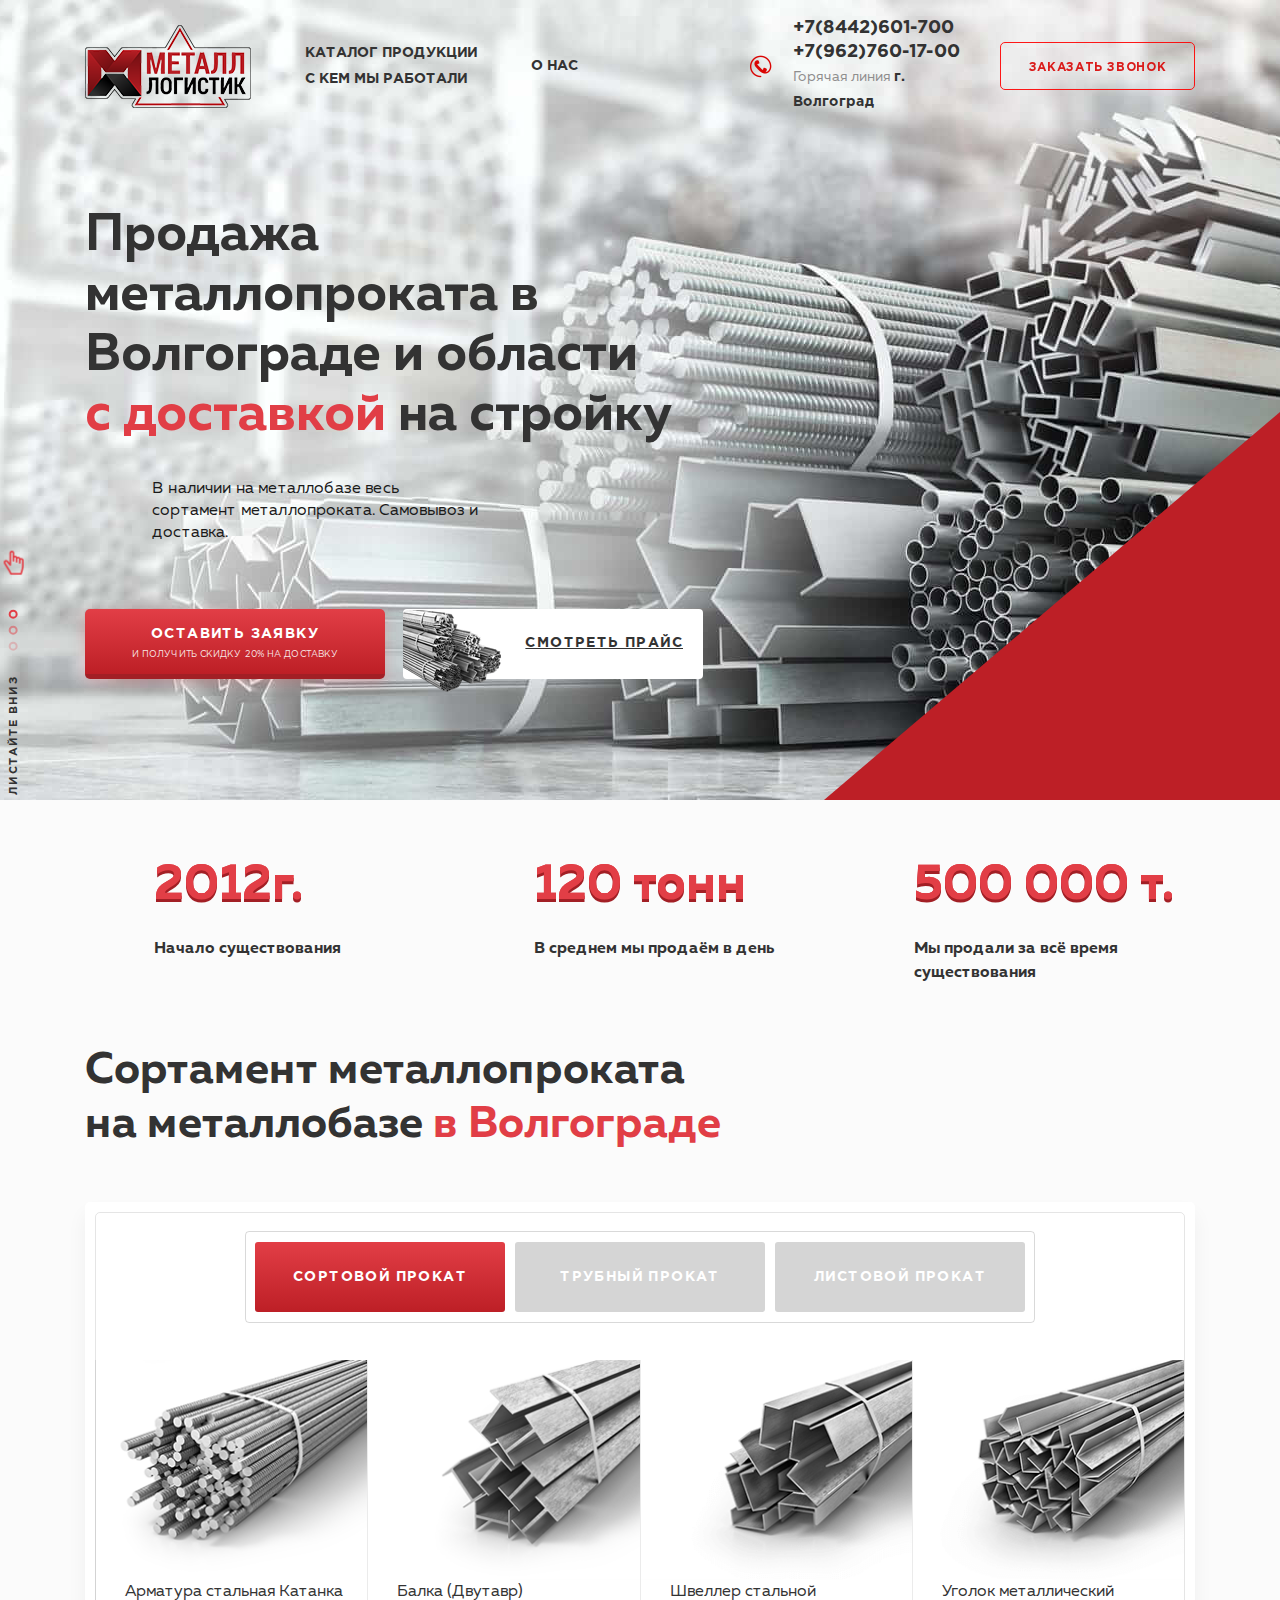
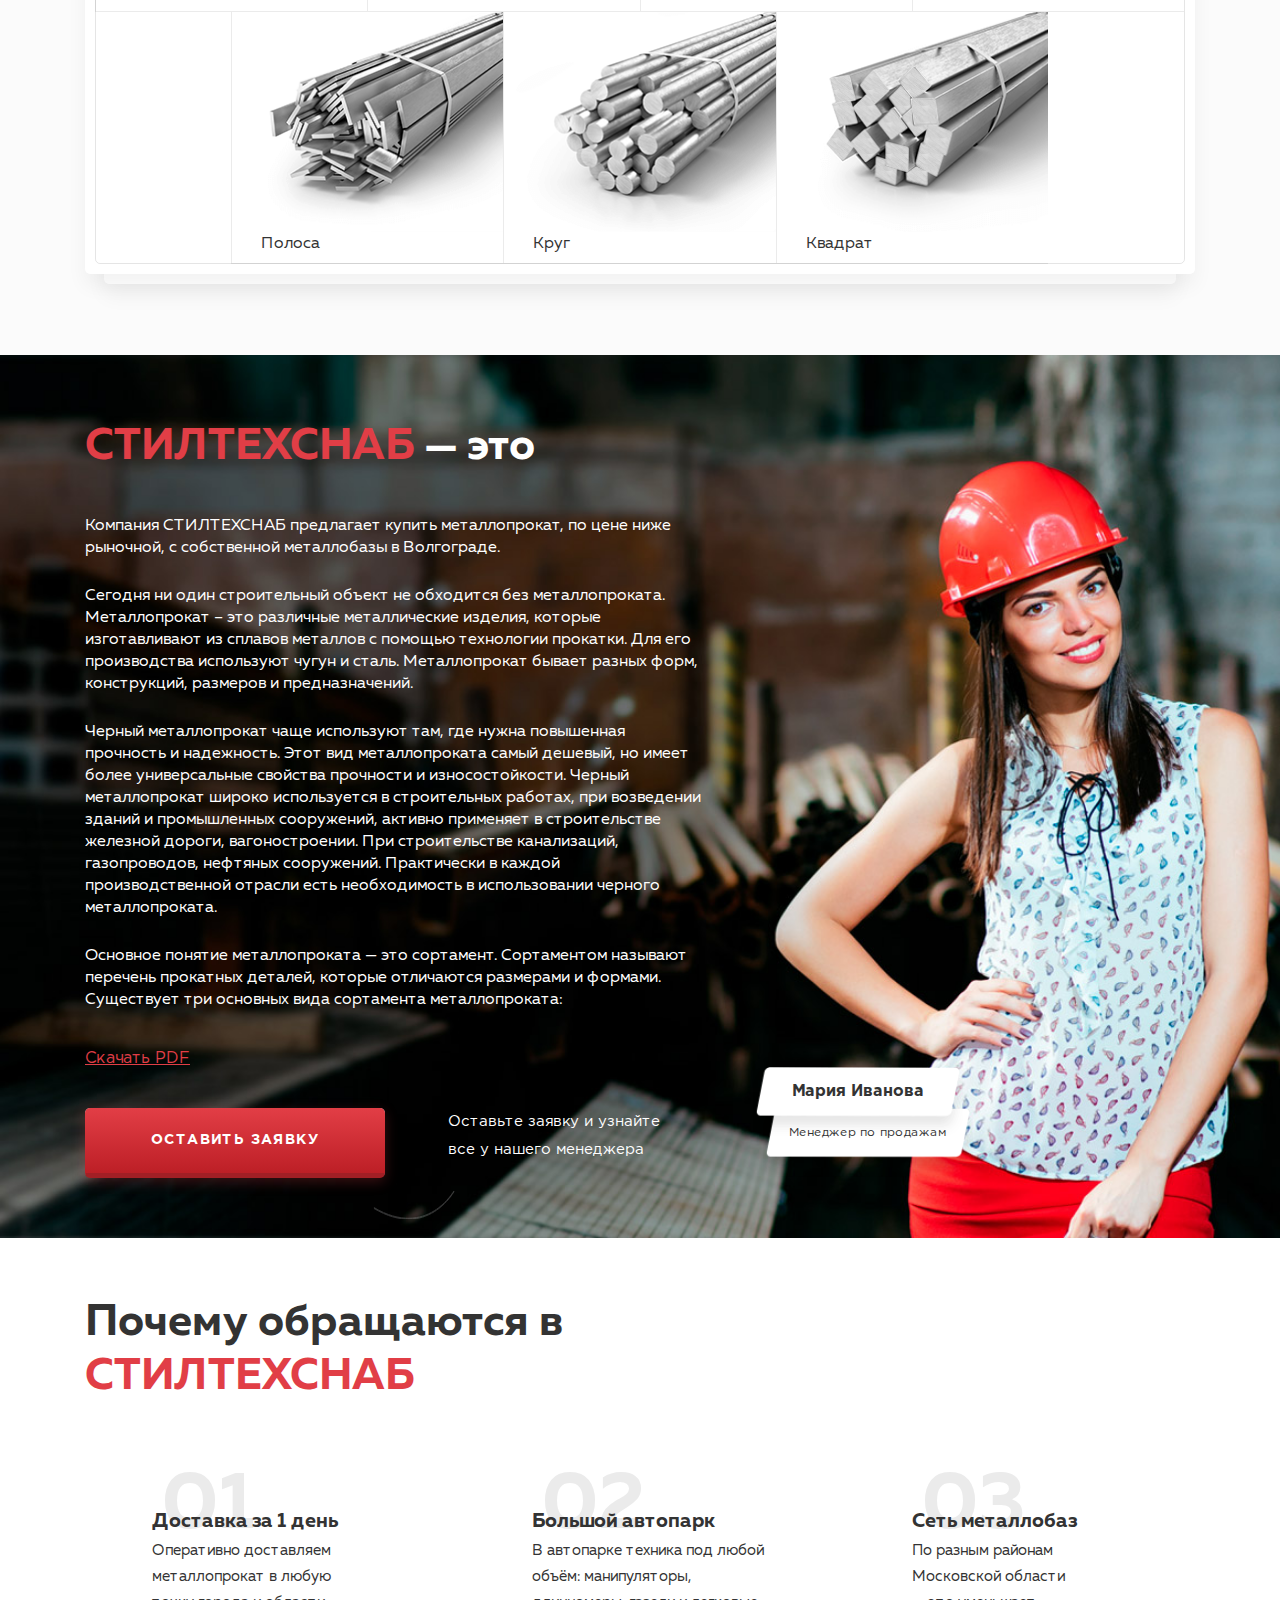
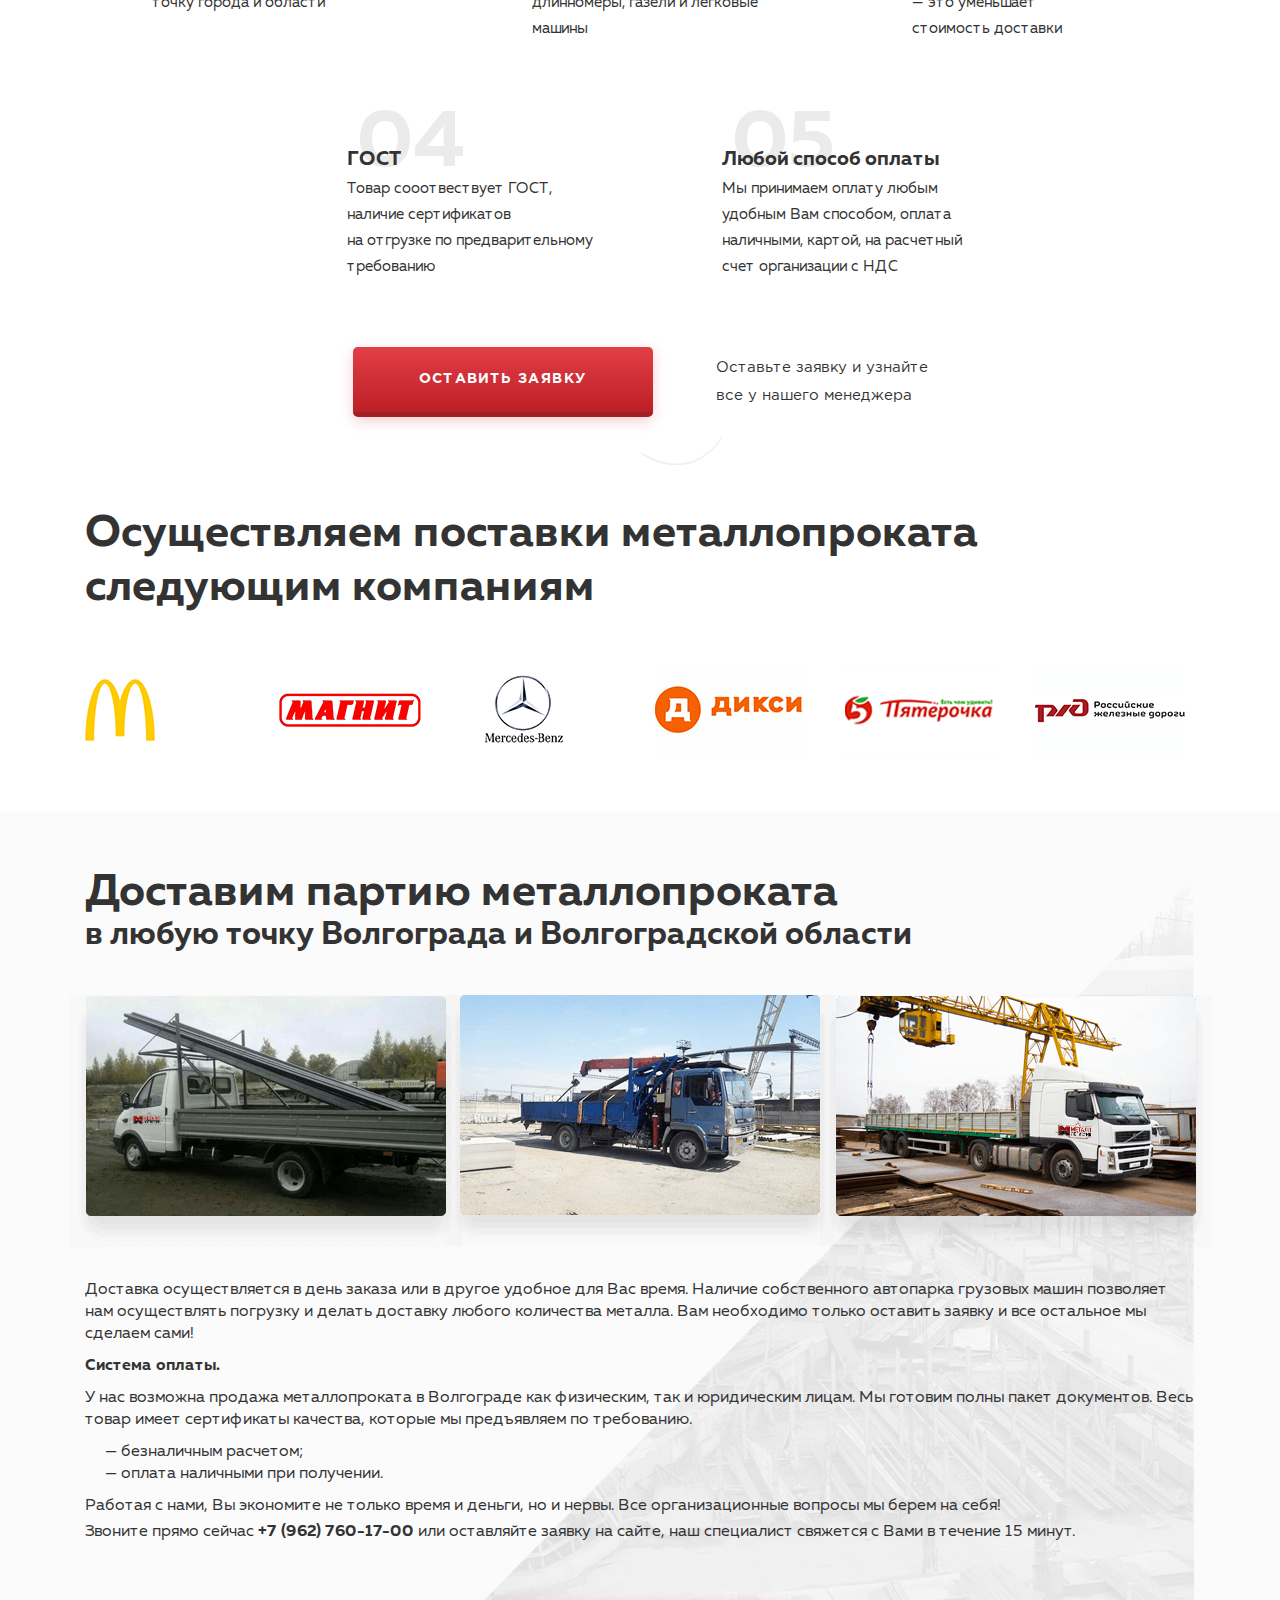
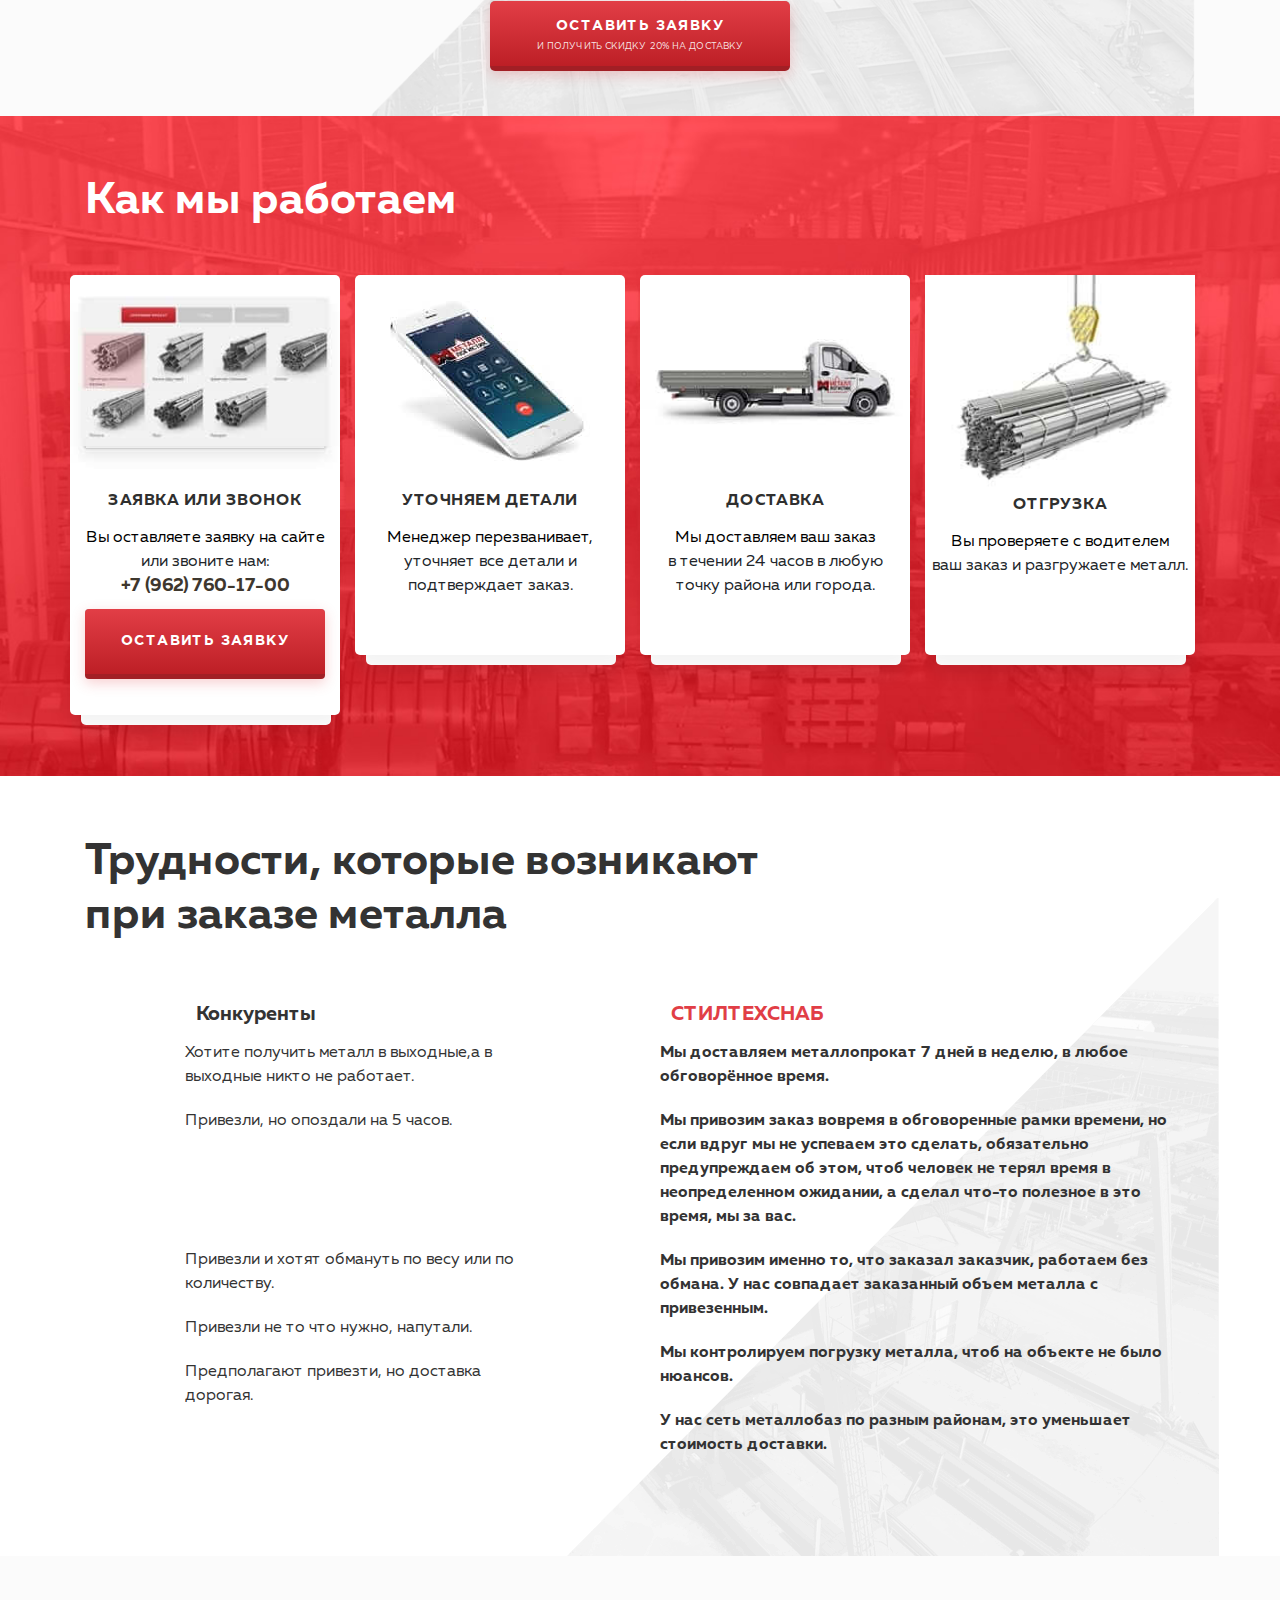
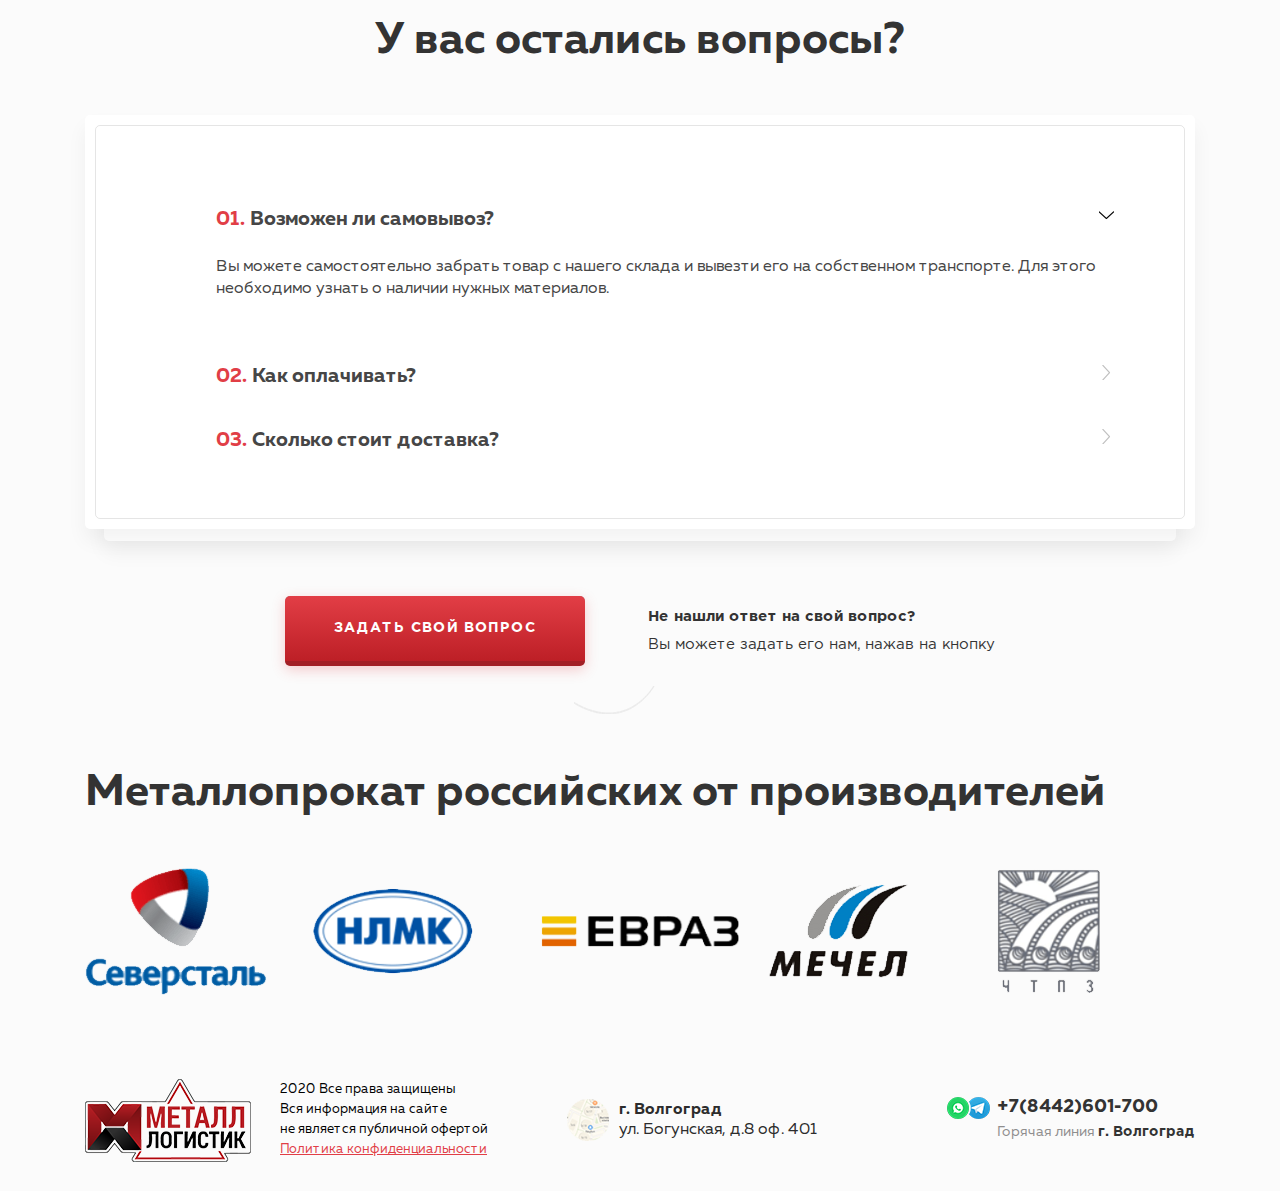
<file: index.html>
<!DOCTYPE html>
<html lang="ru-RU">
<head>
  <meta charset="UTF-8">
  <meta name="viewport" content="width=device-width, initial-scale=1, shrink-to-fit=no">
  <title>Главная - СТИЛТЕХСНАБ</title>
  <link rel="canonical" href="#" />
  <meta property="og:locale" content="ru_RU" />
  <meta property="og:type" content="website" />
  <meta property="og:title" content="Главная - СТИЛТЕХСНАБ" />
  <meta property="og:url" content="#" />
  <meta property="og:site_name" content="СТИЛТЕХСНАБ" />
  <meta name="msapplication-TileImage" content="fav.jpg" />
  <link rel="apple-touch-icon-precomposed" href="fav.jpg" />
  <link rel="icon" href="fav.jpg" sizes="32x32" />
  <link rel="icon" href="fav.jpg" sizes="192x192" />
  <link rel='shortlink' href='#' />
  <link rel="stylesheet" href="css/normalize.css">
  <link rel="stylesheet" href="css/bootstrap.min.css">
  <link rel='stylesheet' id='ml-common-css-css' href='css/common.css' type='text/css' media='' />
  <link rel='stylesheet' id='ml-style-css' href='css/style.css' type='text/css' media='all' />
</head>

<body class="home page-template-default page page-id-7 wp-custom-logo">
  <div class="wrapper">
    <div class="header-main">
      <div class="header-triangle"></div>
      <div class="header-menu">
        <div class="burger-container">
          <div id="burger">
            <div class="bar topBar"></div>
            <div class="bar mdlBar"></div>
            <div class="bar btmBar"></div>
          </div>
        </div>
        <ul class="menu">
          <div class="menu-top-menju-kolonka-1-container">
            <li id="menu-item-513" class="menu-item menu-item-type-custom">
              <a href="#catalog-product">Каталог продукции</a>
            </li>
            <li id="menu-item-18" class="js-scroll menu-item menu-item-type-custom">
              <a href="#company">С кем мы работали</a>
            </li>
          </div>
          <div class="menu-top-menju-kolonka-2-container">
            <li id="menu-item-97" class="js-scroll menu-item menu-item-type-custom">
              <a href="#about">О нас</a>
            </li>
          </div>
          <li class="menu-item">
            <div class="header-block header-mobile">
              <div class="header-social">
                <img class="header-img" src="img/phone.png" alt="phone">
                <div class="header-items">
                  <a class="header-phone" href="tel:+78442601700">+7(8442)601-700</a><br>
                  <a class="header-phone" href="tel:+79627601700">+7(962)760-17-00</a>
                  <div class="header-desc">Горячая линия
                    <span class="header-span">Волгоград</span>
                  </div>
                </div>
              </div>
            </div>
          </li>
          <li class="menu-item">
            <button class="header-button btnForm">заказать звонок</button>
          </li>
        </ul>
      </div>
      <div class="container p-r">
        <div class="row header-row">
          <div class="col-lg-7">
            <div class="header-item">
              <a href="#"><img class="header-logo" src="img/logo.svg" alt="logo"></a>
              <div class="header-nav">
                <ul>
                  <div class="menu-top-menju-kolonka-1-container">
                    <li class="menu-item menu-item-type-custom">
                      <a href="#catalog-product">Каталог продукции</a>
                    </li>
                    <li class="js-scroll menu-item menu-item-type-custom">
                      <a href="#company">С кем мы работали</a>
                    </li>
                  </div>
                </ul>
              </div>
              <div class="header-nav">
                <ul>
                  <div class="menu-top-menju-kolonka-2-container">
                    <li class="js-scroll menu-item menu-item-type-custom">
                      <a href="#about">О нас</a></li>
                  </div>
                </ul>
              </div>
            </div>
          </div>
          <div class="col-lg-5">
            <div class="header-block">
              <div class="header-social">
                <img class="header-img" src="img/phone.png" alt="phone">
                <div class="header-items">
                  <a class="header-phone" href="tel:+78442601700">+7(8442)601-700</a><br>
                  <a class="header-phone" href="tel:+79627601700">+7(962)760-17-00</a>

                  <div class="header-desc">Горячая линия
                    <span class="header-span">г. Волгоград</span>
                  </div>
                </div>
              </div>
              <button class="header-button btnForm">заказать звонок</button>
            </div>
          </div>
        </div><a class="header-scroll" href="#preim" id="scroll-item">
          <div class="header-list">листайте вниз</div>
          <div class="header-circle"><span></span><span></span><span></span></div>
          <img class="header-hand" src="img/hand.png" alt="hand">
        </a>
        <div class="header-lead">
          <h1 class="header-title">Продажа<br>металлопроката в<br> Волгограде и области<br>
            <span>с доставкой</span> на стройку
          </h1>
          <p class="header-subtitle">В наличии на металлобазе весь сортамент металлопроката. Cамовывоз и доставка.</p>

          <div class="header-group">
            <button class="section-button btnForm">оставить заявку<span class="section-span">и получить скидку 20% на доставку</span></button>
            <a href="#!">
              <a class="manager-link section-btn" href="price/price.pdf">смотреть прайс</a>
            </a>
          </div>
        </div>
      </div>
    </div>

    <div class="preim" id="preim">
      <div class="container">
        <div class="row">
          <div class="col-lg-4 col-xs-6 col-tablet-6">
            <div class="preim-box">
              <h3 class="preim-title">2012г.</h3>
              <p class="preim-text">Начало существования</p>
            </div>
          </div>

          <div class="col-lg-4 col-xs-6 col-tablet-6">
            <div class="preim-box">
              <h3 class="preim-title">120 тонн</h3>
              <p class="preim-text">В среднем мы продаём в день</p>
            </div>
          </div>

          <div class="col-lg-4 col-xs-6 col-tablet-6">
            <div class="preim-box">
              <h3 class="preim-title">500 000 т.</h3>
              <p class="preim-text">Мы продали за всё время существования</p>
            </div>
          </div>
        </div>
      </div>
    </div>

    <div class="about" id="catalog-product">
      <div class="container p-rel">
        <h1 class="section-title">Сортамент металлопроката<br>на металлобазе
          <span class="header-text--red header-width--mobile">в Волгограде</span>
        </h1>
        <div class="about-border">

          <!-- TABS -->
          <div class="about-tab">

            <!-- TABS HEADER -->
            <ul class="nav tab-list justify-content-center nav-tabs">
              <li class="about-item">
                <a class="about-sublink active" id="first-item-tab" href="#!" data-tab="tab-1">сортовой прокат</a>
              </li>
              <li class="about-item">
                <a class="about-sublink" id="second-item-tab" href="#!" data-tab="tab-2">трубный прокат</a>
              </li>
              <li class="about-item">
                <a class="about-sublink m-r-none" id="third-item-tab" href="#!" data-tab="tab-3">листовой прокат</a>
              </li>
            </ul>
            <!-- // TABS HEADER -->

            <div class="tab-content">
              <div class="tab-pane show tab-1 active" id="first-item" role="tabpanel" aria-labelledby="first-item-tab">
                <div class="row about-row--main no-gutters">
                  <div class="col-lg-3 col-md-6">
                    <a href="#!">
                      <div class="about-linear about-row--border-n">
                        <div class="about-group">
                          <img class="iron-img" src="img/iron-1.png" alt="iron">
                        </div>
                        <p class="about-description">Арматура стальная Катанка</p>
                      </div>
                    </a>
                  </div>
                  <div class="col-lg-3 col-md-6">
                    <a href="#!">
                      <div class="about-linear about-row--border-n">
                        <div class="about-group">
                          <img class="iron-img" src="img/iron-2.png" alt="iron">
                        </div>
                        <p class="about-description">Балка (Двутавр)</p>
                      </div>
                    </a>
                  </div>
                  <div class="col-lg-3 col-md-6">
                    <a href="#!">
                      <div class="about-linear about-row--border-n">
                        <div class="about-group">
                          <img class="iron-img" src="img/iron-3.png" alt="iron">
                        </div>
                        <p class="about-description">Швеллер стальной</p>
                      </div>
                    </a>
                  </div>
                  <div class="col-lg-3 col-md-6">
                    <a href="#!">
                      <div class="about-linear about-row--border-n">
                        <div class="about-group">
                          <img class="iron-img" src="img/iron-4.png" alt="iron">
                        </div>
                        <p class="about-description">Уголок металлический</p>
                      </div>
                    </a>
                  </div>
                  <div class="col-lg-3 col-md-6">
                    <a href="#!">
                      <div class="about-linear about-row--border-n">
                        <div class="about-group">
                          <img class="iron-img" src="img/iron-5.png" alt="iron">
                        </div>
                        <p class="about-description">Полоса</p>
                      </div>
                    </a>
                  </div>
                  <div class="col-lg-3 col-md-6">
                    <a href="#!">
                      <div class="about-linear about-row--border-n">
                        <div class="about-group">
                          <img class="iron-img" src="img/iron-6-1.png" alt="iron">
                        </div>
                        <p class="about-description">Круг</p>
                      </div>
                    </a>
                  </div>
                  <div class="col-lg-3 col-md-6">
                    <a href="#!">
                      <div class="about-linear about-row--border-n">
                        <div class="about-group">
                          <img class="iron-img" src="img/iron-7.png" alt="iron">
                        </div>
                        <p class="about-description">Квадрат</p>
                      </div>
                    </a>
                  </div>
                </div>
              </div>

              <div class="tab-pane tab-2" id="second-item" role="tabpanel" aria-labelledby="second-item-tab">
                <div class="row about-row--main no-gutters">
                  <div class="col-lg-3 col-md-6">
                    <a href="#!">
                      <div class="about-linear about-row--border-n">
                        <div class="about-group">
                          <img class="iron-img" src="img/truba-profilnaja.png" alt="iron">
                        </div>
                        <p class="about-description">Труба профильная электросварная Прямоугольная/Квадратная</p>
                      </div>
                    </a>
                  </div>
                  <div class="col-lg-3 col-md-6">
                    <a href="#!">
                      <div class="about-linear about-row--border-n">
                        <div class="about-group">
                          <img class="iron-img" src="img/truba-kruglaja.png" alt="iron">
                        </div>
                        <p class="about-description">Труба круглая электросварная Водогазопроводная (ВГП)/Оцинкованная
                        </p>
                      </div>
                    </a>
                  </div>
                </div>
              </div>

              <div class="tab-pane tab-3" id="third-item" role="tabpanel" aria-labelledby="third-item-tab">
                <div class="row about-row--main no-gutters">
                  <div class="col-lg-3 col-md-6">
                    <a href="#!">
                      <div class="about-linear about-row--border-n">
                        <div class="about-group">
                          <img class="iron-img" src="img/list-stalnoj.png" alt="iron">
                        </div>
                        <p class="about-description">Лист стальной Г/К Х/К Оцинкованный</p>
                      </div>
                    </a>
                  </div>
                  <div class="col-lg-3 col-md-6">
                    <a href="#!">
                      <div class="about-linear about-row--border-n">
                        <div class="about-group">
                          <img class="iron-img" src="img/profnastil.png" alt="iron">
                        </div>
                        <p class="about-description">Профнастил Крашенный/Оцинкованный</p>
                      </div>
                    </a>
                  </div>
                  <div class="col-lg-3 col-md-6">
                    <a href="#!">
                      <div class="about-linear about-row--border-n">
                        <div class="about-group">
                          <img class="iron-img" src="img/setka-svarnaja.png" alt="iron">
                        </div>
                        <p class="about-description">Сетка сварная</p>
                      </div>
                    </a>
                  </div>
                </div>
              </div>
            </div>
          </div>
          <!-- // TABS -->

        </div>
        <div class="about-shadow"></div>
      </div>
    </div>
    <div class="manager" id="about">
      <div class="container">
        <h1 class="section-title header-text--red">СТИЛТЕХСНАБ <span class="header-text--white header-width--mobile">— это</span></h1>
        <div class="row manager-row no-gutters">
          <div class="col-lg-7">
            <div class="manager-box">
              <p class="manager-text">Компания СТИЛТЕХСНАБ предлагает купить металлопрокат, по цене ниже рыночной, с
                собственной металлобазы в Волгограде.</p>
              <p class="manager-text">Сегодня ни один строительный объект не обходится без металлопроката. Металлопрокат
                – это различные металлические изделия, которые изготавливают из сплавов металлов с помощью технологии
                прокатки. Для его производства используют чугун и сталь. Металлопрокат бывает разных форм, конструкций,
                размеров и предназначений.</p>
              <p class="manager-text">Черный металлопрокат чаще используют там, где нужна повышенная прочность и
                надежность. Этот вид металлопроката самый дешевый, но имеет более универсальные свойства прочности и
                износостойкости. Черный металлопрокат широко используется в строительных работах, при возведении зданий
                и промышленных сооружений, активно применяет в строительстве железной дороги, вагоностроении. При
                строительстве канализаций, газопроводов, нефтяных сооружений. Практически в каждой производственной
                отрасли есть необходимость в использовании черного металлопроката.</p>
              <p class="manager-text">Основное понятие металлопроката &#8212; это сортамент. Сортаментом называют
                перечень прокатных деталей, которые отличаются размерами и формами. Существует три основных вида
                сортамента металлопроката:</p>

              <div class="manager-nav">
                <ul>
                  <li>&#8212; листовой – сюда входят листы, полосы и рулоны горячей и холодной прокатки;</li>
                  <li>&#8212; сортовой – все остальные формы металлопроката: швеллера, уголки и другие;</li>
                  <li>&#8212; трубы, круглые и других форм.</li>
                </ul>
              </div>
            </div>

            <div class="manager-block">
              <a class="manager-link" href="price/price.pdf">Скачать PDF</a>
            </div>

            <div class="manager-group">
              <button class="section-button btnForm">оставить заявку</button>
              <div class="service-main">
                <div class="service-lead header-text--white service-border">Оставьте заявку и узнайте<br>все у нашего менеджера</div>
              </div>
            </div>
          </div>
          <div class="col-lg-5">
            <div class="manager-item">
              <div class="manager-subtitle">Мария Иванова</div>
              <div class="manager-desc">Менеджер по продажам</div>
            </div>
          </div>
        </div>
      </div>
    </div>
    <div class="service">
      <div class="container">
        <h1 class="section-title">Почему обращаются в<span class="section-subtitle">СТИЛТЕХСНАБ</span></h1>
        <div class="row service-row service-tablet--top">
          <div class="col-lg-4 col-md-6">
            <div class="service-item" data-text="01">
              <h4 class="service-head">Доставка за 1 день</h4>
              <p class="service-text">Оперативно доставляем<br>металлопрокат в любую<br>точку города и области</p>
            </div>
          </div>
          <div class="col-lg-4 col-md-6">
            <div class="service-item" data-text="02">
              <h4 class="service-head">Большой автопарк</h4>
              <p class="service-text">В автопарке техника под любой<br>объём: манипуляторы,<br>длинномеры, газели и легковые<br>машины</p>
            </div>
          </div>
          <div class="col-lg-4 col-md-6">
            <div class="service-item" data-text="03">
              <h4 class="service-head">Сеть металлобаз</h4>
              <p class="service-text">По разным районам<br>Московской области <br>— это уменьшает<br>стоимость доставки</p>
            </div>
          </div>
        </div>
        <div class="row service-row">
          <div class="col-lg-6 col-md-6">
            <div class="service-item m-l-item" data-text="04">
              <h4 class="service-head">ГОСТ</h4>
              <p class="service-text">Товар сооотвествует ГОСТ,<br>наличие сертификатов<br>на отгрузке по
                предварительному<br>требованию </p>
            </div>
          </div>
          <div class="col-lg-6 col-md-6">
            <div class="service-item" data-text="05">
              <h4 class="service-head">Любой способ оплаты</h4>
              <p class="service-text">Мы принимаем оплату любым<br>удобным Вам способом, оплата<br>наличными, картой, на
                расчетный<br>счет организации с НДС</p>
            </div>
          </div>
        </div>
        <div class="service-block">
          <button class="section-button btnForm">оставить заявку</button>
          <div class="service-main">
            <div class="service-lead">Оставьте заявку и узнайте<br>все у нашего менеджера</div>
          </div>
        </div>
      </div>
    </div>
    <div class="company" id="company">
      <div class="container">
        <h1 class="section-title">Осуществляем поставки металлопроката <br>следующим компаниям</h1>
        <div class="row company-row">

          <div class="col-lg-2 col-md-4 col-sm-6 col-tablet-6">
            <img class="company-img" src="img/company-10.png" alt="">
          </div>
          <div class="col-lg-2 col-md-4 col-sm-6 col-tablet-6">
            <img class="company-img" src="img/company-9-150x87.png" alt="">
          </div>
          <div class="col-lg-2 col-md-4 col-sm-6 col-tablet-6">
            <img class="company-img" src="img/company-8.png" alt="">
          </div>
          <div class="col-lg-2 col-md-4 col-sm-6 col-tablet-6">
            <img class="company-img" src="img/company-7-150x94.png" alt="">
          </div>
          <div class="col-lg-2 col-md-4 col-sm-6 col-tablet-6">
            <img class="company-img" src="img/company-11-1-150x94.png" alt="">
          </div>
          <div class="col-lg-2 col-md-4 col-sm-6 col-tablet-6">
            <img class="company-img" src="img/company-6-150x94.png" alt="">
          </div>


        </div>
      </div>
    </div>
    <div class="system">
      <div class="container">
        <h1 class="system-title">Доставим партию металлопроката<span class="system-span">в любую точку Волгограда и Волгоградской области</span></h1>
        <div class="row system-row no-gutters">
          <div class="col-lg-4">
            <img class="system-img" src="img/system-1.png">
          </div>
          <div class="col-lg-4">
            <img class="system-img" src="img/system-2.png">
          </div>
          <div class="col-lg-4">
            <img class="system-img" src="img/system-3.png">
          </div>
        </div>
        <div class="system-box">
          <p class="system-text">Доставка осуществляется в день заказа или в другое удобное для Вас время.
            Наличие собственного автопарка грузовых машин позволяет нам осуществлять погрузку и делать доставку любого количества металла.
            Вам необходимо только оставить заявку и все остальное мы сделаем сами!
          </p>
          <p class="system-desc">Система оплаты.</p>
          <p class="system-text">У нас возможна продажа металлопроката в Волгограде как физическим, так и юридическим лицам.
            Мы готовим полны пакет документов. Весь товар имеет сертификаты качества, которые мы предъявляем по требованию.
          </p>
          <div class="system-nav">
            <ul>
              <li>&#8212; безналичным расчетом;</li>
              <li>&#8212; оплата наличными при получении.</li>
            </ul>
          </div>
          <p class="system-text">Работая с нами, Вы экономите не только время и деньги, но и нервы. Все организационные
            вопросы мы берем на себя!<br>
            Звоните прямо сейчас <span class="system-phone">+7 (962) 760-17-00 </span> или оставляйте заявку на сайте,
            наш специалист свяжется с Вами в течение 15 минут.
          </p>
        </div>
        <div class="system-block">
          <button class="section-button btnForm">оставить заявку<span class="section-span">и получить скидку 20% на доставку</span></button>
        </div>
      </div>
    </div>

    <div class="work">
      <div class="container">
        <h1 class="section-title c-w-text">Как мы работаем</h1>

        <div class="row work-row">
          <div class="col-lg-3 p-r-none col-md-6">
            <div class="work-item work-item--mod">
              <div class="work-box"><img class="work-img" src="img/work-1.jpg" alt="work"></div>
              <h5 class="work-title">ЗАЯВКА ИЛИ ЗВОНОК</h5>
              <p class="work-text">
                <p class="work-text">Вы оставляете заявку на сайте</p>
                или звоните нам:<br>
                <strong><a class="work-phone" href="tel:+7 (962) 760-17-00">+7 (962) 760-17-00</a></strong>
              </p>
              <button class="work-button btnForm">оставить заявку</button>
            </div>
            <div class="work-shadow"></div>
          </div>

          <div class="col-lg-3 p-r-none col-md-6">
            <div class="work-item">
              <div class="work-box"><img class="work-img" src="img/work-2.jpg" alt="work"></div>
              <h5 class="work-title">УТОЧНЯЕМ ДЕТАЛИ</h5>
              <p class="work-text">
                <p class="work-text">Менеджер перезванивает,</p>
                уточняет все детали и подтверждает заказ.
              </p>
            </div>
            <div class="work-shadow work-shadow--mod"></div>
          </div>

          <div class="col-lg-3 p-r-none col-md-6">
            <div class="work-item">
              <div class="work-box"><img class="work-img" src="img/work-3.jpg" alt="work"></div>
              <h5 class="work-title">ДОСТАВКА</h5>
              <p class="work-text">
                <p class="work-text">Мы доставляем ваш заказ</p>
                в течении 24 часов в любую<br>точку района или города.
              </p>
            </div>
            <div class="work-shadow work-shadow--tablet"></div>
          </div>

          <div class="col-lg-3 p-r-none col-md-6">
            <div class="work-item">
              <div class="work-box"><img class="work-image" src="img/work-4.jpg" alt="work"></div>
              <h5 class="work-title">ОТГРУЗКА</h5>
              <p class="work-text">
                <p class="work-text">Вы проверяете с водителем</p>
                ваш заказ и разгружаете металл.
              </p>
            </div>
            <div class="work-shadow work-shadow--tablet"></div>
          </div>
        </div>
      </div>
    </div>
    <div class="difficult">
      <div class="container">
        <h1 class="section-title">Трудности, которые возникают<br>при заказе металла</h1>

        <div class="row difficult-row">
          <div class="col-lg-5 col-md-6">
            <div class="difficult-item">
              <div class="difficult-title">Конкуренты</div>
              <p class="difficult-text">Хотите получить металл в выходные,а в выходные никто не работает.</p>
              <p class="difficult-text difficult-text--bottom">Привезли, но опоздали на 5 часов.</p>
              <p class="difficult-text">Привезли и хотят обмануть по весу или по количеству.</p>
              <p class="difficult-text">Привезли не то что нужно, напутали.</p>
              <p class="difficult-text">Предполагают привезти, но доставка дорогая.</p>
            </div>
          </div>
          <div class="col-lg-7 col-md-6">
            <div class="difficult-item">
              <div class="difficult-title difficult-title--color">СТИЛТЕХСНАБ</div>
              <p class="difficult-desc">Мы доставляем металлопрокат 7 дней в неделю, в любое обговорённое время.</p>
              <p class="difficult-desc">Мы привозим заказ вовремя в обговоренные рамки времени, но если вдруг мы не
                успеваем это сделать, обязательно предупреждаем об этом, чтоб человек не терял время в неопределенном
                ожидании, а сделал что-то полезное в это время, мы за вас.</p>
              <p class="difficult-desc">Мы привозим именно то, что заказал заказчик, работаем без обмана. У нас
                совпадает заказанный объем металла с привезенным.</p>
              <p class="difficult-desc">Мы контролируем погрузку металла, чтоб на объекте не было нюансов.</p>
              <p class="difficult-desc">У нас сеть металлобаз по разным районам, это уменьшает стоимость доставки.</p>
            </div>
          </div>
        </div>
      </div>
    </div>

    <div class="question">
      <div class="container p-rel">
        <h1 class="section-title t-c">У вас остались вопросы?</h1>
        <div class="question-box">
          <div class="question-border">
            <div class="accordion js-accordion">
              <div class="accordion__item js-accordion-item active">
                <div class="accordion-question js-accordion-header" data-text="01.">Возможен ли самовывоз?</div>
                <div class="accordion-body js-accordion-body">
                  <div class="accordion-content">
                    <div class="accordion-item">
                      <p class="accordion-text">Вы можете самостоятельно забрать товар с нашего склада и вывезти его на
                        собственном транспорте. Для этого необходимо узнать о наличии нужных материалов.</p>
                    </div>
                  </div>
                </div>
              </div>

              <div class="accordion__item js-accordion-item active">
                <div class="accordion-question js-accordion-header" data-text="02.">Как оплачивать?</div>
                <div class="accordion-body js-accordion-body">
                  <div class="accordion-content">
                    <div class="accordion-item">
                      <p class="accordion-text">Мы принимаем оплату наличными на вашем строительном объекте, во время
                        доставки, на самой металлобазе или на расчетный счет организации с НДС, и после оплаты счета
                        привозим к вам в обговоренный день.</p>
                    </div>
                  </div>
                </div>
              </div>

              <div class="accordion__item js-accordion-item active">
                <div class="accordion-question js-accordion-header" data-text="03.">Сколько стоит доставка?</div>
                <div class="accordion-body js-accordion-body">
                  <div class="accordion-content">
                    <div class="accordion-item">
                      <p class="accordion-text">Доставка рассчитывается индивидуально, цена зависит от удаленности стройки от нашей ближайшей металлобазы.</p>
                    </div>
                  </div>
                </div>
              </div>
            </div>
          </div>
        </div>
        <div class="question-shadow"></div>
        <div class="service-block">
          <button class="section-button btnQuestion">задать свой вопрос</button>
          <div class="service-main">
            <div class="service-lead--bold">Не нашли ответ на свой вопрос?</div>
            <div class="service-lead">Вы можете задать его нам, нажав на кнопку</div>
          </div>
        </div>
      </div>
    </div>
    <div class="company bg-color">
      <div class="container">
        <h1 class="section-title">Металлопрокат российских от производителей</h1>
        <div class="row company-row">
          <div class="col col-tablet-6">
            <img class="company-img" src="img/company-1.png" alt="">
          </div>
          <div class="col col-tablet-6">
            <img class="company-img" src="img/company-2.png" alt="">
          </div>
          <div class="col col-tablet-6">
            <img class="company-img" src="img/company-3.png" alt="">
          </div>
          <div class="col col-tablet-6">
            <img class="company-img" src="img/company-4.png" alt="">
          </div>
          <div class="col col-tablet-6">
            <img class="company-img" src="img/company-5.png" alt="">
          </div>
        </div>
      </div>
    </div>

    <footer class="footer">
      <div class="container">
        <div class="row no-gutters">
          <div class="col-lg-8 col-md-12">
            <div class="footer-main">
              <div class="footer-item"><img class="footer-logo" src="img/logo.svg" alt="logo"></div>
              <div class="footer-block">2020 Все права защищены<br>Вся информация на сайте<br>не является публичной офертой
                <a class="footer-span" href="privacy-policy.html">Политика конфиденциальности</a>
              </div>
              <div class="footer-contact"><img class="footer-img" src="img/contact.png" alt="contact">
                <div class="footer-box">
                  <p class="footer-desc">г. Волгоград</p>
                  <div class="footer-adress">ул. Богунская, д.8 оф. 401</div>
                </div>
              </div>
            </div>
          </div>
          <div class="col-lg-4 col-md-12">
            <div class="footer-description">
              <div class="footer-lead">
                <div class="footer-social">
                  <a class="footer-link" href="#"><img src="img/whatsupp.png" alt="whatsapp"></a>
                  <a class="footer-link" href="#"><img src="img/telegram.png" alt="telegram"></a>
                </div>
                <div class="footer-phone">
                  <a class="header-phone" href="tel:+78442601700">+7(8442)601-700</a>
                  <div class="header-desc">Горячая линия <span class="header-span">г. Волгоград</span></div>
                </div>
              </div>
            </div>
          </div>
        </div>
      </div>
    </footer>
    <!-- modals -->
    <div class="modals modals-js">
      <div class="modals-border">
        <div class="modals-pop">
          <h1 class="modals-title">Оставьте заявку</h1>
          <p class="modals-text">и наш менеджер свяжется<br>с вами через 3 минут</p>
          <div role="form" class="wpcf7" id="wpcf7-f9-o1" lang="ru-RU" dir="ltr">
            <div class="screen-reader-response"></div>
            <form action="mail.php" method="post" class="wpcf7-form">
              <div style="display: none;">
                <input type="hidden" name="form-name" value="Оставьте заявку" />
              </div>
              <p>
                <span class="wpcf7-form-control-wrap your-name">
                  <input required type="text" name="your-name" value="" size="40"
                    class="wpcf7-form-control wpcf7-text wpcf7-validates-as-required modals-input" aria-required="true"
                    aria-invalid="false" placeholder="Ваше имя" />
                </span>

                <span class="wpcf7-form-control-wrap tel-545">
                  <input required type="tel" name="tel" value="" size="40"
                    class="wpcf7-form-control wpcf7-text wpcf7-tel wpcf7-validates-as-required wpcf7-validates-as-tel modals-input modals-input--bottom"
                    aria-required="true" aria-invalid="false" placeholder="Введите ваш телефон" />
                </span>

                <span class="wpcf7-form-control-wrap text-795">
                  <input type="text" name="message" value="" size="40"
                    class="wpcf7-form-control wpcf7-text modals-input modals-input--bottom" aria-invalid="false"
                    placeholder="Что требуется приобрести?" />
                </span>

                <input type="submit" value="Отправить" class="wpcf7-form-control wpcf7-submit section-button" />
              </p>
              <div class="wpcf7-response-output wpcf7-display-none"></div>
            </form>
          </div>
          <div class="modals-exit" id="exit"><span></span><span></span></div>
          <div class="modals-desc">Нажимая на кнопку «Оставить заявку»,<br>вы принимаете 
            <a class="modals-link" href="privacy-policy.html">условия передачи данных</a></div>
        </div>
      </div>
    </div>
    <div class="modals modals-js-question">
      <div class="modals-border">
        <div class="modals-pop">
          <h1 class="modals-title">Оставьте заявку</h1>
          <p class="modals-text">и наш менеджер свяжется<br>с вами через 3 минут</p>
          <form method="POST" action="mail.php" class="form modals-form">
            <input type="hidden" name="form-name" value="Задать вопрос"  />
            <input class="modals-input" type="text" placeholder="Ваше имя" name="your-name">
            <input class="modals-input modals-input--bottom" type="tel" name="tel" placeholder="Введите ваш телефон:">
            <button class="section-button" type="submit">Задать вопрос</button>
          </form>
          <div class="modals-exit" id="exit_q"><span></span><span></span></div>
          <div class="modals-desc">Нажимая на кнопку «Задать вопрос»,<br>вы принимаете 
            <a class="modals-link" href="privacy-policy.html">условия передачи данных</a></div>
        </div>
      </div>
    </div>
    <div class="modals modals-js-thanks">
      <div class="modals-border">
        <div class="modals-pop">
          <h1 class="modals-title">Спасибо</h1>
          <p class="modals-text">Ваша заявка отправлена!</p>
          <div class="modals-exit" id="exit_qq"><span></span><span></span></div>
        </div>
      </div>
    </div>
    <!-- modals -->
  </div>

  <script src='js/main.js'></script>
  <script src="js/tabs.js"></script>
  <script src='js/anchors.js'></script>
</body>
</html>
</file>
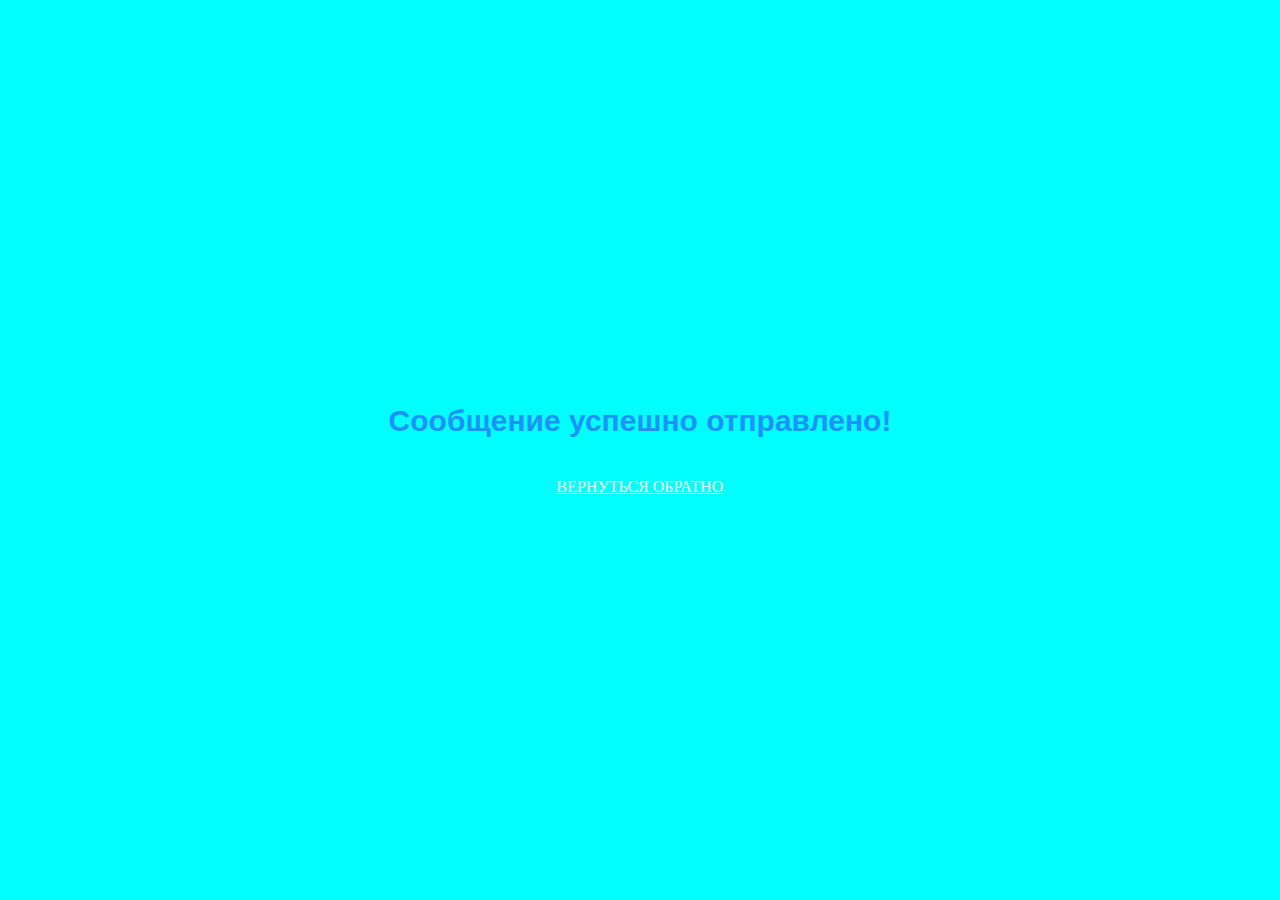
<file: thankyou.html>
<!DOCTYPE html>
<html lang="en">
<head>
    <meta charset="UTF-8">
    <meta name="viewport" content="width=device-width, initial-scale=1.0">
    <meta http-equiv="X-UA-Compatible" content="ie=edge">
    <title>Thank you!</title>
    <style>
        * {
            margin: 0;
            padding: 0;
            box-sizing: border-box;
        }

        html, body, .row {
            width: 100%;
            height: 100%;
        }
        .row {
            display: flex;
            flex-direction: column;
            justify-content: center;
            align-self: center;
            text-align: center;
            background-color: aqua;
        }

        h1, a {
            align-self: center;
        }

        h1 {
            padding-bottom: 40px;
            font-family: sans-serif;
            font-size: 30px;
            color: dodgerblue;
        }

        a {
            text-transform: uppercase;
            text-decoration: underline;
            color: #ffffff;
        }
    </style>
</head>
<body>
    <div class="row">
        <h1 class="title-success">Сообщение успешно отправлено!</h1> 
        <a href="index.html" class="btn-goback">Вернуться обратно</a>
    </div>
</body>
</html>
</file>
<file: css/common.css>
@charset "UTF-8";

@font-face {
  font-family: 'GothamPro-Regular';
  src: url('../fonts/GothamPro.woff2') format('woff2'), url('../fonts/GothamPro.woff') format('woff');
  font-weight: normal;
  font-style: normal;
}

@font-face {
  font-family: 'GothamPro-Bold';
  src: url('../fonts/GothamPro-Bold.woff2') format('woff2'), url('../fonts/GothamPro-Bold.woff') format('woff');
  font-weight: bold;
  font-style: normal;
}

@font-face {
  font-family: 'Muller-Regular';
  src: url('../fonts/MullerRegular.woff2') format('woff2'), url('../fonts/MullerRegular.woff') format('woff');
  font-weight: normal;
  font-style: normal;
}

@font-face {
  font-family: 'Muller-Bold';
  src: url('../fonts/MullerBold.woff2') format('woff2'), url('../fonts/MullerBold.woff') format('woff');
  font-weight: bold;
  font-style: normal;
}

* {
  -webkit-box-sizing: border-box;
          box-sizing: border-box;
}

a:focus, input:focus, select:focus, textarea:focus {
  outline: 0;
}

a {
  color: #000000;
}

h1, h2, h3, h4, h5, h6, p {
  margin: 0;
  padding: 0;
}

button {
  cursor: pointer;
  border: none;
}

button:focus {
  outline: none;
}

@media (max-width: 766px) {
  html {
    font-size: .9rem;
  }
}

@media (max-width: 575px) {
  html {
    font-size: .8rem;
  }
}

body {
  font-size: 1rem;
  font-family: 'Muller-Regular';
}

.body-overflow {
  overflow: hidden;
}

@media (max-width: 575px) {
  .body-overflow {
    overflow: auto;
  }
}

.border-row {
  position: relative;
  margin: 0 auto;
  max-width: 1110px;
}

@media (max-width: 1199px) {
  .border-row {
    display: none;
    max-width: auto;
    position: static;
  }
}

.border-column {
  width: 1px;
  overflow: hidden;
  position: absolute;
  height: 7900px;
  left: 0;
  top: 0;
  background-color: rgba(225, 230, 230, 0.1);
}

@media (max-width: 1199px) {
  .border-column {
    display: none;
    height: auto;
    position: static;
  }
}

.border-column:nth-child(2) {
  left: 19.8%;
}

.border-column:nth-child(3) {
  left: 41%;
}

.border-column:nth-child(4) {
  left: 61%;
}

.border-column:nth-child(5) {
  left: 85%;
}

.border-column:nth-child(6) {
  left: 100%;
}

.t-c {
  display: -ms-flexbox;
  display: -webkit-box;
  display: flex;
  -ms-flex-pack: center;
      -webkit-box-pack: center;
          justify-content: center;
}

.p-r {
  position: relative;
}

@media (max-width: 991px) {
  .p-r {
    position: static;
  }
}

.table.table {
  margin-top: 42px;
}

@media (max-width: 575px) {
  .table.table {
    margin-top: 20px;
  }
}

.table.table thead th {
  border: none;
}

.table td, .table.table th {
  border: none;
  padding: 12px 0;
}

@media (max-width: 766px) {
  .table td, .table.table th {
    font-size: 14px;
  }
}

@media (max-width: 575px) {
  .table td, .table.table th {
    font-size: 12px;
    padding: 5px 2px;
  }
}

@media (max-width: 364px) {
  .table td, .table.table th {
    font-size: 10px;
    padding: 7px 0;
  }
}

.table.table tbody tr {
  padding-bottom: 15px;
}

.table-title {
  color: #e13e46;
  font-family: 'Muller-Bold', sans-serif;
  font-size: 18px;
  font-weight: 400;
  line-height: 24px;
}

@media (max-width: 575px) {
  .table-title {
    font-size: 14px;
  }
}

.table-bold {
  color: #333333;
  font-family: 'Muller-Bold', sans-serif;
  font-size: 18px;
  font-weight: 700;
  line-height: 24px;
  text-transform: uppercase;
}

@media (max-width: 575px) {
  .table-bold {
    font-size: 16px;
    line-height: 18px;
  }
}

.table-text {
  color: #333333;
  font-family: 'Muller-Regular';
  font-size: 18px;
  font-weight: 400;
  line-height: 24px;
}

@media (max-width: 575px) {
  .table-text {
    font-size: 16px;
  }
}

.table-link {
  color: #e13e46;
  font-family: 'Muller-Regular';
  font-size: 18px;
  font-weight: 400;
  line-height: 24px;
  cursor: pointer;
  text-decoration: underline;
  -webkit-transition: .3s ease;
  transition: .3s ease;
}

@media (max-width: 766px) {
  .table-link {
    font-size: 16px;
  }
}

@media (max-width: 575px) {
  .table-link {
    font-size: 12px;
  }
}

@media (max-width: 364px) {
  .table-link {
    font-size: 10px;
  }
}

.table-link:hover {
  color: #000000;
}

.table-bg {
  background-color: #f1f1f1;
}

.header {
  padding: 17px 0;
  min-height: 350px;
  background: url("../img/header-bg.jpg") center no-repeat;
  background-size: cover;
  width: 100%;
  z-index: 10;
  position: relative;
}

@media (max-width: 575px) {
  .header-width--mobile {
    display: block;
  }
}

.header-main {
  padding: 17px 0;
  min-height: 800px;
  background-size: cover;
  width: 100%;
  background: url("../img/header-main.jpg") center no-repeat;
  position: relative;
  z-index: 10;
  background-size: cover;
}

@media (max-width: 766px) {
  .header-main {
    position: static;
  }
}

@media (max-width: 575px) {
  .header-main {
    padding: 25px 0 50px 0;
  }
}

.header-triangle {
  border-bottom: 388px solid #bd1f26;
  border-left: 456px solid transparent;
  position: absolute;
  right: 0;
  bottom: 0;
}

@media (max-width: 1199px) {
  .header-triangle {
    border-bottom: 300px solid #bd1f26;
    border-left: 350px solid transparent;
  }
}

@media (max-width: 991px) {
  .header-triangle {
    display: none;
  }
}

.header-item {
  display: -ms-flexbox;
  display: -webkit-box;
  display: flex;
  -ms-flex-align: center;
      -webkit-box-align: center;
          align-items: center;
}

@media (max-width: 991px) {
  .header-item {
    -ms-flex-pack: justify;
        -webkit-box-pack: justify;
            justify-content: space-between;
  }
}

.header-logo {
  z-index: 100;
  position: relative;
}

@media (max-width: 575px) {
  .header-logo {
    max-width: 90%;
  }
}

.header-list {
  color: #333333;
  font-family: 'GothamPro-Bold';
  font-size: 11px;
  font-weight: 700;
  line-height: 18px;
  text-transform: uppercase;
  letter-spacing: 1.1px;
}

.header-list:hover {
  color: #a21f25;
}

.header-scroll {
  position: absolute;
  left: -180px;
  display: -ms-flexbox;
  display: -webkit-box;
  display: flex;
  -ms-flex-align: center;
      -webkit-box-align: center;
          align-items: center;
  bottom: -20px;
  cursor: pointer;
  -webkit-transform: rotate(-90deg);
          transform: rotate(-90deg);
  -webkit-transition: .4s ease;
  transition: .4s ease;
}

.header-scroll:hover {
  text-decoration: none;
}

@media (max-width: 991px) {
  .header-scroll {
    bottom: 50px;
  }
}

@media (max-width: 766px) {
  .header-scroll {
    bottom: 140px;
    display: none;
  }
}

@media (max-width: 991px) {
  .header-items {
    margin-right: 20px;
  }
}

.header-hand {
  -webkit-transform: rotate(90deg);
          transform: rotate(90deg);
  margin-left: 21px;
  padding: 2px 4px;
  -webkit-animation: infinite 1.7s ease hand-animation;
          animation: infinite 1.7s ease hand-animation;
  -webkit-box-shadow: 0 0 0 rgba(189, 31, 38, 0.4);
          box-shadow: 0 0 0 rgba(189, 31, 38, 0.4);
}

.header-row {
  -ms-flex-align: center;
      -webkit-box-align: center;
          align-items: center;
}

.header-text {
  color: #333333;
  font-family: 'GothamPro-Bold';
  font-size: 14px;
  font-weight: 700;
  line-height: 26px;
  text-transform: uppercase;
  letter-spacing: 0.75px;
  padding: 0 54px;
}

@media (max-width: 1199px) {
  .header-text {
    padding: 0 30px;
    font-size: 12px;
  }
}

.header-text--red {
  color: #e13e46 !important;
}

.header-text--white {
  color: #ffffff !important;
}

.header-nav {
  margin-left: 54px;
}

@media (max-width: 991px) {
  .header-nav {
    margin-left: 20px;
    display: none;
  }
}

.header-nav ul {
  list-style-type: none;
  padding: 0;
  margin: 0;
}

.header-nav ul li {
  display: block;
}

.header-nav ul li a {
  color: #333333;
  font-family: 'GothamPro-Bold';
  font-size: 14px;
  font-weight: 700;
  line-height: 26px;
  text-transform: uppercase;
  position: relative;
  -webkit-transition: .3s ease;
  transition: .3s ease;
}

.header-nav ul li a:hover {
  color: #da0503;
  text-decoration: none;
}

.header-nav ul li a:hover:before {
  opacity: 1;
}

.header-nav ul li a:before {
  content: "";
  width: 4px;
  height: 4px;
  opacity: 0;
  background-color: #dd252e;
  border-radius: 50%;
  display: block;
  position: absolute;
  left: -8px;
  -webkit-transition: .3s ease;
  transition: .3s ease;
  top: 50%;
  -webkit-transform: translate(0, -50%);
          transform: translate(0, -50%);
}

.header-block {
  display: -ms-flexbox;
  display: -webkit-box;
  display: flex;
  -ms-flex-align: center;
      -webkit-box-align: center;
          align-items: center;
  -ms-flex-pack: justify;
      -webkit-box-pack: justify;
          justify-content: space-between;
}

@media (max-width: 1199px) {
  .header-block {
    -ms-flex-pack: end;
        -webkit-box-pack: end;
            justify-content: flex-end;
  }
}

@media (max-width: 991px) {
  .header-block {
    display: none;
  }
}

@media (max-width: 575px) {
  .header-block {
    margin-top: 20px;
    position: relative;
    top: 10px;
  }
}

.header-mobile {
  display: block;
}

.header-img {
  margin-right: 21px;
  -webkit-animation: rotate__phone infinite .5s ease;
          animation: rotate__phone infinite .5s ease;
}

.header-phone {
  color: #333333;
  font-family: 'GothamPro-Bold';
  font-size: 18px;
  font-weight: 700;
  line-height: 22.27px;
}

@media (max-width: 1199px) {
  .header-phone {
    font-size: 14px;
  }
}

.header-phone:hover {
  text-decoration: none;
  color: #d90504;
}

.header-desc {
  color: #8f8e8e;
  font-family: 'Muller-Regular';
  font-size: 14px;
  font-weight: 400;
  line-height: 25.05px;
}

.header-span {
  color: #333333;
  font-family: 'GothamPro-Bold';
  font-weight: 700;
  font-size: 14px;
  line-height: 25.05px;
}

.header-social {
  min-width: 240px;
  display: -ms-flexbox;
  display: -webkit-box;
  display: flex;
  -ms-flex-align: center;
      -webkit-box-align: center;
          align-items: center;
  margin-right: 10px;
}

@media (max-width: 991px) {
  .header-social {
    padding-bottom: 30px;
    padding-top: 50px;
  }
}

.header-button {
  color: #d90504;
  font-family: 'GothamPro-Bold';
  font-size: 12px;
  font-weight: 700;
  line-height: 48px;
  background: transparent;
  text-transform: uppercase;
  letter-spacing: 0.65px;
  width: 205px;
  height: 48px;
  border-radius: 5px;
  border: 1px solid #ff0000;
  opacity: 0.9;
  -webkit-transition: .4s ease;
  transition: .4s ease;
}

@media (max-width: 575px) {
  .header-button {
    font-size: 10px;
  }
}

.header-button:focus {
  outline: none;
}

.header-button:hover {
  background-image: #ff0000;
  background-color: #ff0000;
  color: #ffffff;
  border: none;
  background-image: -webkit-gradient(linear, left bottom, left top, from(#bd1f26), to(#e23e46));
  background-image: linear-gradient(to top, #bd1f26 0%, #e23e46 100%);
}

.header-lead {
  padding-top: 90px;
}

.header-title {
  color: #333333;
  font-family: 'Muller-Bold', sans-serif;
  font-size: 52px;
  font-weight: 400;
  line-height: 60px;
  position: relative;
  display: block;
}

.header-title span {
  color: #e13e46;
}

.header-title--bottom:after {
  content: "";
  display: block;
  border-bottom: 5px solid rgba(66, 66, 66, 0.14);
  width: 37.5%;
  margin-top: -17px;
}

@media (max-width: 1199px) {
  .header-title--bottom:after {
    width: 45%;
  }
}

@media (max-width: 991px) {
  .header-title--bottom:after {
    width: 60%;
  }
}

@media (max-width: 766px) {
  .header-title--bottom:after {
    width: 50%;
    margin-top: -14px;
  }
}

@media (max-width: 575px) {
  .header-title--bottom:after {
    width: 260px;
  }
}

@media (max-width: 766px) {
  .header-title {
    font-size: 32px;
    line-height: 40px;
  }
}

.header-subtitle {
  color: #1a1a1a;
  font-family: 'Muller-Regular';
  font-size: 16px;
  font-weight: 400;
  line-height: 22px;
  letter-spacing: 0.17px;
  padding: 33px 0 0 67px;
}

@media (max-width: 575px) {
  .header-subtitle {
    font-size: 14px;
    padding-left: 0px;
  }
}

.header-group {
  padding-top: 65px;
  display: -ms-flexbox;
  display: -webkit-box;
  display: flex;
  -ms-flex-align: center;
      -webkit-box-align: center;
          align-items: center;
}

@media (max-width: 575px) {
  .header-group {
    -ms-flex-direction: column;
        -webkit-box-orient: vertical;
        -webkit-box-direction: normal;
            flex-direction: column;
  }
}

.header-circle {
  -webkit-transform: rotate(-90deg);
          transform: rotate(-90deg);
  margin: 0 21px 0 35px;
  display: block;
}

.header-circle span:nth-child(3) {
  width: 9px;
  height: 9px;
  border: 2px solid #e23e46;
  display: block;
  border-radius: 50%;
  margin: 7px;
}

.header-circle span:nth-child(2) {
  margin: 7px;
  width: 9px;
  height: 9px;
  border: 2px solid rgba(226, 62, 70, 0.5);
  display: block;
  border-radius: 50%;
}

.header-circle span:nth-child(1) {
  margin: 7px;
  width: 9px;
  height: 9px;
  border: 2px solid rgba(226, 62, 70, 0.25);
  display: block;
  border-radius: 50%;
}

.header-menu {
  position: absolute;
  top: 0;
  right: 0;
  width: 100%;
  height: 100px;
  display: none;
  background: transparent;
  overflow: hidden;
  -webkit-transition: all 0.7s ease-out, background 1s ease-out;
  transition: all 0.7s ease-out, background 1s ease-out;
  z-index: 1;
}

.header-menu .burger-container {
  position: absolute;
  right: 20px;
  top: 35px;
  display: inline-block;
  height: 50px;
  width: 50px;
  cursor: pointer;
  -webkit-transform: rotate(0deg);
          transform: rotate(0deg);
  -webkit-transition: all 0.3s cubic-bezier(0.4, 0.71, 0.6, 0.96);
  transition: all 0.3s cubic-bezier(0.4, 0.71, 0.6, 0.96);
  -webkit-user-select: none;
     -moz-user-select: none;
      -ms-user-select: none;
          user-select: none;
  z-index: 9999;
  -webkit-tap-highlight-color: transparent;
}

.header-menu .burger-container #burger {
  width: 24px;
  height: 8px;
  position: relative;
  display: block;
  margin: -4px auto 0;
  top: 45%;
}

.header-menu .burger-container #burger .bar {
  width: 100%;
  height: 2px;
  display: block;
  position: relative;
  background: #a21f25;
  -webkit-transition: all 0.3s cubic-bezier(0.4, 0.71, 0.6, 0.96);
  transition: all 0.3s cubic-bezier(0.4, 0.71, 0.6, 0.96);
  -webkit-transition-delay: 0s;
          transition-delay: 0s;
}

.header-menu .burger-container #burger .bar.topBar {
  -webkit-transform: translateY(0px) rotate(0deg);
          transform: translateY(0px) rotate(0deg);
}

.header-menu .burger-container #burger .bar.mdlBar {
  -webkit-transform: translateY(5px) rotate(0deg);
          transform: translateY(5px) rotate(0deg);
}

.header-menu .burger-container #burger .bar.btmBar {
  -webkit-transform: translateY(10px) rotate(0deg);
          transform: translateY(10px) rotate(0deg);
}

@media (max-width: 991px) {
  .header-menu {
    display: block;
  }
}

.header-menu ul.menu {
  position: relative;
  display: block;
  padding: 0px 40px 0;
  list-style: none;
  top: 150px;
}

.header-menu ul.menu li.menu-item {
  margin-top: 5px;
  -webkit-transform: translateX(80px);
          transform: translateX(80px);
  opacity: 0;
  -webkit-transition: opacity 0.8s cubic-bezier(0.4, 0.71, 0.6, 0.96), -webkit-transform 0.7s cubic-bezier(0.4, 0.71, 0.6, 0.96);
  transition: opacity 0.8s cubic-bezier(0.4, 0.71, 0.6, 0.96), -webkit-transform 0.7s cubic-bezier(0.4, 0.71, 0.6, 0.96);
  transition: transform 0.7s cubic-bezier(0.4, 0.71, 0.6, 0.96), opacity 0.8s cubic-bezier(0.4, 0.71, 0.6, 0.96);
  transition: transform 0.7s cubic-bezier(0.4, 0.71, 0.6, 0.96), opacity 0.8s cubic-bezier(0.4, 0.71, 0.6, 0.96), -webkit-transform 0.7s cubic-bezier(0.4, 0.71, 0.6, 0.96);
}

.header-menu ul.menu li.menu-item a {
  color: #333333;
  font-family: 'GothamPro-Bold';
  font-size: 14px;
  font-weight: 700;
  line-height: 26px;
  text-transform: uppercase;
  position: relative;
  cursor: pointer;
}

.header-menu ul.menu li.menu-item a:hover {
  text-decoration: none;
}

.header-menu ul.menu li.menu-item a.active {
  color: #da0503;
}

.header-menu ul.menu li.menu-item a.active:before {
  content: "";
  width: 4px;
  height: 4px;
  background-color: #dd252e;
  border-radius: 50%;
  display: block;
  position: absolute;
  left: -8px;
  top: 50%;
  -webkit-transform: translate(0, -50%);
          transform: translate(0, -50%);
}

.header-menu.menu-opened {
  height: 100vh;
  z-index: 9999;
  background-color: #ffffff;
  -webkit-transition: all 0.1s ease-in, background 0.7s ease-in;
  transition: all 0.1s ease-in, background 0.7s ease-in;
  position: fixed;
  right: 0;
  text-align: center;
}

.header-menu.menu-opened .burger-container #burger .bar {
  -webkit-transition: all 0.4s cubic-bezier(0.4, 0.71, 0.6, 0.96);
  transition: all 0.4s cubic-bezier(0.4, 0.71, 0.6, 0.96);
  -webkit-transition-delay: 0.2s;
          transition-delay: 0.2s;
}

.header-menu.menu-opened .burger-container #burger .bar.topBar {
  -webkit-transform: translateY(5px) rotate(45deg);
          transform: translateY(5px) rotate(45deg);
}

.header-menu.menu-opened .burger-container #burger .bar.mdlBar {
  opacity: 0;
}

.header-menu.menu-opened .burger-container #burger .bar.btmBar {
  -webkit-transform: translateY(1px) rotate(-45deg);
          transform: translateY(1px) rotate(-45deg);
}

.header-menu.menu-opened ul.menu li.menu-item {
  -webkit-transform: scale(1) translateY(0px);
          transform: scale(1) translateY(0px);
  opacity: 1;
}

.header-menu.menu-opened ul.menu li.menu-item:nth-child(1) {
  -webkit-transition-delay: 0.32s;
          transition-delay: 0.32s;
}

.header-menu.menu-opened ul.menu li.menu-item:nth-child(2) {
  -webkit-transition-delay: 0.39s;
          transition-delay: 0.39s;
}

.header-menu.menu-opened ul.menu li.menu-item:nth-child(3) {
  -webkit-transition-delay: 0.46s;
          transition-delay: 0.46s;
}

.header-menu.menu-opened ul.menu li.menu-item:nth-child(4) {
  -webkit-transition-delay: 0.53s;
          transition-delay: 0.53s;
}

.header-menu.menu-opened ul.menu li.menu-item:nth-child(5) {
  -webkit-transition-delay: 0.6s;
          transition-delay: 0.6s;
}

.header-menu.menu-opened ul.menu li.menu-item:nth-child(6) {
  -webkit-transition-delay: 0.67s;
          transition-delay: 0.67s;
}

.header-menu.menu-opened ul.menu li.menu-item:nth-child(7) {
  -webkit-transition-delay: 0.74s;
          transition-delay: 0.74s;
}

.header-menu.menu-opened ul.menu li.menu-item:nth-child(8) {
  -webkit-transition-delay: 0.81s;
          transition-delay: 0.81s;
}

.header-menu.menu-opened ul.menu li.menu-item:nth-child(9) {
  -webkit-transition-delay: 0.88s;
          transition-delay: 0.88s;
}

@-webkit-keyframes rotate__phone {
  50% {
    -webkit-transform: rotate(-20deg);
            transform: rotate(-20deg);
  }
  100% {
    -webkit-transform: rotate(20deg);
            transform: rotate(20deg);
  }
}

@keyframes rotate__phone {
  50% {
    -webkit-transform: rotate(-20deg);
            transform: rotate(-20deg);
  }
  100% {
    -webkit-transform: rotate(20deg);
            transform: rotate(20deg);
  }
}

@-webkit-keyframes hand-animation {
  0% {
    -webkit-box-shadow: 0 0 0 0 rgba(189, 31, 38, 0.4);
            box-shadow: 0 0 0 0 rgba(189, 31, 38, 0.4);
    border-radius: 50%;
  }
  70% {
    -webkit-box-shadow: 0 0 0 10px rgba(189, 31, 38, 0);
            box-shadow: 0 0 0 10px rgba(189, 31, 38, 0);
    border-radius: 50%;
  }
  100% {
    border-radius: 50%;
    -webkit-box-shadow: 0 0 0 0 rgba(189, 31, 38, 0);
            box-shadow: 0 0 0 0 rgba(189, 31, 38, 0);
  }
}

@keyframes hand-animation {
  0% {
    -webkit-box-shadow: 0 0 0 0 rgba(189, 31, 38, 0.4);
            box-shadow: 0 0 0 0 rgba(189, 31, 38, 0.4);
    border-radius: 50%;
  }
  70% {
    -webkit-box-shadow: 0 0 0 10px rgba(189, 31, 38, 0);
            box-shadow: 0 0 0 10px rgba(189, 31, 38, 0);
    border-radius: 50%;
  }
  100% {
    border-radius: 50%;
    -webkit-box-shadow: 0 0 0 0 rgba(189, 31, 38, 0);
            box-shadow: 0 0 0 0 rgba(189, 31, 38, 0);
  }
}

.section {
  position: relative;
  z-index: 0;
}

.section-title {
  color: #333333;
  font-family: 'Muller-Bold', sans-serif;
  font-size: 44px;
  font-weight: 400;
  line-height: 54px;
  text-align: left;
  z-index: 10;
  position: relative;
}

@media (max-width: 991px) {
  .section-title {
    z-index: 0;
  }
}

@media (max-width: 575px) {
  .section-title {
    font-size: 32px;
    line-height: 40px;
  }
}

.section-subtitle {
  display: block;
  color: #e13e46;
}

.section-button {
  width: 300px;
  height: 70px;
  border-radius: 5px;
  font-family: 'GothamPro-Bold';
  font-size: 14px;
  font-weight: 700;
  color: #ffffff;
  letter-spacing: 1.4px;
  text-transform: uppercase;
  background-color: #9dc6cc;
  border: none;
  border-bottom: 5px solid #a21f25;
  background-image: -webkit-gradient(linear, left bottom, left top, from(#bd1f26), to(#e23e46));
  background-image: linear-gradient(to top, #bd1f26 0%, #e23e46 100%);
  position: relative;
  -webkit-transition: .2s ease;
  transition: .2s ease;
  overflow: hidden;
  z-index: 10;
  -webkit-box-shadow: 0 4px 13px rgba(226, 62, 70, 0.25);
          box-shadow: 0 4px 13px rgba(226, 62, 70, 0.25);
}

@media (max-width: 991px) {
  .section-button {
    z-index: 0;
  }
}

.section-button:focus {
  outline: none;
}

.section-button:active {
  border-bottom: 0px;
}

@media (max-width: 575px) {
  .section-button {
    width: 80%;
    height: 65px;
    font-size: 12px;
  }
}

@media (max-width: 364px) {
  .section-button {
    font-size: 10px;
    height: 60px;
  }
}

.section-button:after {
  content: "";
  cursor: pointer;
  position: absolute;
  bottom: 0;
  top: 0;
  left: 0;
  right: 0;
  z-index: 0;
  width: calc(100% + 3000px);
  margin-left: -1500px;
  background: linear-gradient(-45deg, transparent 310px, #fff 310px, #fff 325px, transparent 325px);
  background-position: right;
  background-repeat: no-repeat;
  background-size: 1000px;
  -webkit-transition-timing-function: 3s;
          transition-timing-function: 3s;
  -webkit-animation-name: puls__cta;
          animation-name: puls__cta;
  -webkit-animation-timing-function: ease-in-out;
          animation-timing-function: ease-in-out;
  -webkit-animation-iteration-count: infinite;
          animation-iteration-count: infinite;
  -webkit-animation-duration: 4.6s;
          animation-duration: 4.6s;
  opacity: 1;
}

.section-button:hover {
  background-image: -webkit-gradient(linear, left bottom, left top, color-stop(20%, #bd1f26), color-stop(80%, #e23e46));
  background-image: linear-gradient(to top, #bd1f26 20%, #e23e46 80%);
}

.section-btn {
  width: 300px;
  -webkit-transition: .4s ease;
  transition: .4s ease;
  height: 70px;
  border-radius: 4px;
  background-color: #ffffff;
  position: relative;
  color: #333333;
  font-family: 'GothamPro-Bold';
  font-size: 14px;
  border: none;
  font-weight: 700;
  z-index: 10;
  text-transform: uppercase;
  margin-left: 18px;
  letter-spacing: 1.4px;
  text-align: right;
  padding-right: 25px;
}

.section-btn:focus {
  outline: none;
}

@media (max-width: 766px) {
  .section-btn {
    padding-right: 35px;
  }
}

@media (max-width: 575px) {
  .section-btn {
    width: 80%;
    height: 65px;
    font-size: 12px;
    margin-left: 0px;
    margin-top: 15px;
    text-align: center;
    padding-left: 10%;
  }
}

@media (max-width: 364px) {
  .section-btn {
    font-size: 10px;
    height: 60px;
  }
}

.section-btn:hover:before {
  -webkit-transform: scale(1.03);
          transform: scale(1.03);
}

.section-btn:before {
  content: "";
  display: block;
  -webkit-transition: .5s ease;
  transition: .5s ease;
  background: url("../img/btn-before.png") center no-repeat;
  min-height: 83px;
  width: 103px;
  position: absolute;
  left: -4px;
  top: 0;
}

@media (max-width: 766px) {
  .section-btn:before {
    width: 70px;
    background-size: contain;
  }
}

.section-span {
  display: block;
  font-family: 'GothamPro-Regular';
  font-size: 9px;
  font-weight: 300;
  padding-top: 5px;
  color: rgba(255, 255, 255, 0.9);
  line-height: normal;
  letter-spacing: 0.1px;
}

.m-button {
  margin-top: 85px;
}

@-webkit-keyframes puls__cta {
  0% {
    background-position: left;
  }
  99% {
    background-position: right;
  }
}

@keyframes puls__cta {
  0% {
    background-position: left;
  }
  99% {
    background-position: right;
  }
}

.modals {
  position: fixed;
  width: 100vw;
  height: 100vh;
  right: 0;
  display: none !important;
  top: 0;
  z-index: 10000;
  overflow: hidden;
  display: -ms-flexbox;
  display: -webkit-box;
  display: flex;
  -ms-flex-pack: center;
      -webkit-box-pack: center;
          justify-content: center;
  -ms-flex-align: center;
      -webkit-box-align: center;
          align-items: center;
  background-color: rgba(0, 0, 0, 0.8);
}

.modals-border {
  padding: 10px;
  border-radius: 5px;
  background: #ffffff;
  position: relative;
}

.modals-border:after {
  content: "";
  width: 96%;
  z-index: -1;
  display: block;
  position: absolute;
  bottom: -10px;
  height: 100px;
  left: 2%;
  -webkit-box-shadow: 0 10px 30px rgba(0, 0, 0, 0.15);
          box-shadow: 0 10px 30px rgba(0, 0, 0, 0.15);
  border-radius: 5px;
  background-color: #e4e4e4;
}

.modals-pop {
  border: 1px solid rgba(0, 0, 0, 0.1);
  padding: 39px 40px 5px 40px;
  width: 420px;
  text-align: center;
  height: 590px;
  margin: 0 auto;
  border-radius: 5px;
  background-color: #ffffff;
}

.modals-js-thanks .modals-pop {
  height: 100%;
}

.wpcf7-response-output,
div.wpcf7 .ajax-loader {
  display: none !important;
}

.modals-pop .section-button {
  display: block;
  margin: 0 auto;
}

@media (max-width: 766px) {
  .modals-pop {
    width: 100%;
  }
}

@media (max-width: 575px) {
  .modals-pop {
    padding: 20px 20px;
    height: auto;
    
  }
}

.modals-title {
  color: #181818;
  font-family: 'Muller-Bold', sans-serif;
  font-size: 36px;
  font-weight: 400;
  line-height: 36px;
}

@media (max-width: 575px) {
  .modals-title {
    font-size: 28px;
    line-height: 28px;
  }
}

.modals-text {
  color: #000000;
  font-family: 'GothamPro-Regular';
  font-size: 16px;
  font-weight: 400;
  line-height: 23.99px;
  padding: 20px 0 30px 0;
}

@media (max-width: 575px) {
  .modals-text {
    font-size: 14px;
  }
}

.modals-input {
  -webkit-box-shadow: inset 0 5px 5px rgba(26, 26, 25, 0.1);
          box-shadow: inset 0 5px 5px rgba(26, 26, 25, 0.1);
  border-radius: 6px;
  background-color: #f7f7f7;
  display: block;
  border: none;
  padding: 22px 0 22px 40px;
  color: rgba(0, 0, 0, 0.9);
  width: 100%;
  font-family: 'GothamPro-Regular';
  font-size: 16px;
  margin-bottom: 14px;
  font-weight: 400;
  line-height: 29.98px;
  border: 0.5px solid transparent;
  -webkit-transition: .3s ease;
  transition: .3s ease;
}

.modals-input--bottom {
  margin-bottom: 24px;
}

.modals-input:focus {
  -webkit-box-shadow: 0 0px 1px 1px rgba(202, 52, 57, 0.6);
          box-shadow: 0 0px 1px 1px rgba(202, 52, 57, 0.6);
}

@media (max-width: 575px) {
  .modals-input {
    font-size: 14px;
    padding: 15px 0 15px 30px;
  }
}

.modals-button {
  color: #ffffff;
  font-size: 1em;
  font-weight: 400;
  line-height: 49px;
  width: 230px;
  border: none;
  height: 49px;
  margin-top: 30px;
  -webkit-box-shadow: 0 5px 21px rgba(125, 39, 54, 0.36);
          box-shadow: 0 5px 21px rgba(125, 39, 54, 0.36);
  background: #000;
  -webkit-transition: .3s ease;
  transition: .3s ease;
}

@media (max-width: 991px) {
  .modals-button {
    margin-right: 50px;
    width: 190px;
    height: 45px;
    line-height: normal;
    z-index: 9999;
    font-size: 14px;
  }
}

@media (max-width: 766px) {
  .modals-button {
    margin: 30px auto 0;
  }
}

.modals-button:hover {
  background: #000;
}

.modals-desc {
  color: #000000;
  font-family: 'GothamPro-Regular';
  padding-top: 19px;
  font-size: 13px;
  font-weight: 400;
  line-height: 19.98px;
}

@media (max-width: 575px) {
  .modals-desc {
    max-width: 100%;
    font-size: 12px;
  }
}

.modals-link {
  color: #d13037;
  text-decoration: underline;
  -webkit-transition: .3s ease;
  transition: .3s ease;
}

.modals-link:hover {
  color: #000000;
}

.modals-exit {
  width: 36px;
  height: 36px;
  -webkit-box-shadow: 0 10px 30px rgba(0, 0, 0, 0.15);
          box-shadow: 0 10px 30px rgba(0, 0, 0, 0.15);
  background-color: #ffffff;
  position: absolute;
  border-radius: 50%;
  right: -18px;
  z-index: 100;
  display: block;
  cursor: pointer;
  top: -19px;
  -webkit-transition: .3s ease;
  transition: .3s ease;
}

@media (max-width: 575px) {
  .modals-exit {
    right: 10px;
    top: -50px;
  }
}

.modals-exit:hover {
  background-color: #9dc6cc;
  -webkit-transition: .2s ease;
  transition: .2s ease;
  background-image: -webkit-gradient(linear, left bottom, left top, from(#bd1f26), to(#e23e46));
  background-image: linear-gradient(to top, #bd1f26 0%, #e23e46 100%);
}

.modals-exit:hover span {
  background: #ffffff;
}

.modals-exit span {
  width: 17px;
  height: 2px;
  background-color: #000000;
  display: block;
  left: 10px;
  top: 16px;
  border-radius: 10px;
  cursor: pointer;
  position: absolute;
}

@media (max-width: 575px) {
  .modals-exit span {
    top: 17px;
  }
}

.modals-exit span:nth-child(1) {
  -webkit-transform: rotate(45deg);
          transform: rotate(45deg);
}

.modals-exit span:nth-child(2) {
  -webkit-transform: rotate(-45deg);
          transform: rotate(-45deg);
}

.modal-animate {
  -webkit-animation: scale .5s ease;
          animation: scale .5s ease;
}

@-webkit-keyframes scale {
  0% {
    opacity: 0;
  }
  100% {
    opacity: 1;
  }
}

@keyframes scale {
  0% {
    opacity: 0;
  }
  100% {
    opacity: 1;
  }
}

.modal-active {
  display: -ms-flexbox !important;
  display: -webkit-box !important;
  display: flex !important;
}

.about {
  padding: 59px 0 81px 0;
  text-align: center;
  background-color: #fbfbfb;
}

@media (max-width: 575px) {
  .about {
    padding: 40px 0 81px 0;
  }
}

.about-tab {
  border: 1px solid rgba(0, 0, 0, 0.1);
  border-radius: 5px;
}

.about-border {
  margin-top: 50px;
  background-color: #ffffff;
  padding: 10px;
  -webkit-box-shadow: 0 12px 20px rgba(0, 0, 0, 0.05);
          box-shadow: 0 12px 20px rgba(0, 0, 0, 0.05);
  position: relative;
  z-index: 1;
  border-radius: 5px;
}

@media (max-width: 575px) {
  .about-border {
    padding: 5px;
  }
}

.about-shadow {
  display: block;
  position: absolute;
  bottom: -10px;
  width: 94%;
  left: 3%;
  height: 100px;
  -webkit-box-shadow: 0 12px 20px rgba(0, 0, 0, 0.05);
          box-shadow: 0 12px 20px rgba(0, 0, 0, 0.05);
  border-radius: 5px;
  background-color: #ffffff;
}

.about-shadow--mod {
  bottom: 790px;
  left: 3%;
}

@media (max-width: 364px) {
  .about-shadow--mod {
    bottom: 785px;
  }
}

@media (max-width: 766px) {
  .about-shadow {
    width: 89%;
    left: 5.5%;
  }
}

.about-box {
  margin-top: 77px;
  text-align: left;
  padding-right: 19px;
  max-height: 570px;
  height: auto;
  overflow: scroll;
  overflow-x: hidden;
}

.about-box::-webkit-scrollbar-track {
  background-color: #ecedee;
}

.about-box::-webkit-scrollbar {
  width: 2px;
  background-color: #ecedee;
}

.about-box::-webkit-scrollbar-thumb {
  border-radius: 2px;
  background-color: #333333;
  background-image: -webkit-gradient(linear, left bottom, left top, from(#bd1f26), to(#e23e46));
  background-image: linear-gradient(to top, #bd1f26 0%, #e23e46 100%);
}

.about-desc {
  color: #333333;
  line-height: 22px;
  font-family: 'Muller-Bold', sans-serif;
  font-size: 20px;
  font-weight: 700;
  padding-bottom: 30px;
}

@media (max-width: 575px) {
  .about-desc {
    font-size: 18px;
  }
}

.about-description {
  color: #333333;
  font-family: 'Muller-Regular';
  font-size: 16px;
  font-weight: 400;
  line-height: 24px;
  text-align: left;
  padding-left: 29px;
  padding-bottom: 7px;
}

@media (max-width: 766px) {
  .about-description {
    padding-bottom: 20px;
  }
}

@media (max-width: 575px) {
  .about-description {
    font-size: 14px;
  }
}

.about-text {
  color: #333333;
  font-family: 'Muller-Regular';
  font-size: 16px;
  font-weight: 400;
  padding-bottom: 30px;
  line-height: 22px;
}

@media (max-width: 575px) {
  .about-text {
    font-size: 14px;
  }
}

.about-nav {
  padding-bottom: 30px;
}

.about-nav ol {
  margin: 0;
  padding-left: 20px;
}

.about-nav ol li {
  color: #333333;
  font-family: 'Muller-Regular';
  font-size: 16px;
  font-weight: 400;
  line-height: 22px;
}

@media (max-width: 575px) {
  .about-nav ol li {
    font-size: 14px;
  }
}

.about-menu {
  padding-bottom: 30px;
}

.about-menu ul {
  margin: 0;
  padding-left: 20px;
}

.about-menu ul li {
  color: #333333;
  font-family: 'Muller-Regular';
  font-size: 16px;
  font-weight: 400;
  line-height: 22px;
}

@media (max-width: 575px) {
  .about-menu ul li {
    font-size: 14px;
  }
}

.about-product {
  max-width: 100%;
  display: block;
}

@media (max-width: 991px) {
  .about-blocks {
    margin-top: 50px;
  }
}

.about-row {
  margin-top: 64px;
}

.about-row--main {
  padding: 38px 0 0 0;
  margin: -1px 0 -1px -1px;
}

.about-row--border-n {
  border-top: none !important;
}

.about-row--m-b {
  padding-bottom: 33px;
  margin: -1px 0 -1px -1px;
}

.about-boxes {
  padding: 39px 0 0 71px;
  text-align: left;
}

.about-price {
  color: #333333;
  font-family: 'Muller-Regular';
  font-size: 18px;
  font-weight: 400;
  line-height: 24px;
  padding-bottom: 11px;
}

.about-coin {
  color: #333333;
  font-family: 'Muller-Bold', sans-serif;
  font-size: 18px;
  font-weight: 400;
  line-height: 24px;
  padding-bottom: 31px;
}

.about-head {
  color: #e13e46;
  font-family: 'Muller-Bold', sans-serif;
  font-size: 16px;
  font-weight: 400;
  line-height: 24px;
}

@media (max-width: 575px) {
  .about-head {
    font-size: 14px;
    max-width: 50%;
    -ms-flex: 0 0 50%;
        -webkit-box-flex: 0;
            flex: 0 0 50%;
    text-align: left;
  }
}

.about-large {
  font-family: 'Muller-Bold', sans-serif;
  font-weight: 400;
  line-height: 24px;
  font-size: 36px;
}

.about-subhead {
  color: #333333;
  font-family: 'Muller-Regular';
  font-size: 16px;
  font-weight: 400;
  line-height: 24px;
}

@media (max-width: 575px) {
  .about-subhead {
    font-size: 14px;
    max-width: 50%;
    -ms-flex: 0 0 50%;
        -webkit-box-flex: 0;
            flex: 0 0 50%;
    text-align: right;
  }
}

.about-line {
  display: -ms-flexbox;
  display: -webkit-box;
  display: flex;
  -ms-flex-pack: justify;
      -webkit-box-pack: justify;
          justify-content: space-between;
  padding: 8px 25px 8px 25px;
}

@media (max-width: 575px) {
  .about-line {
    padding: 10px;
  }
}

.about-bg {
  background-color: #f1f1f1;
}

.about-group {
  overflow: hidden;
  cursor: pointer;
}

.about-group:hover .iron-img {
  -webkit-transform: scale(1.08);
          transform: scale(1.08);
}

.about-linear {
  display: block;
  border: 1px solid rgba(0, 0, 0, 0.08);
  height: 100%;
  border-right: none;
  /* border-bottom: none; */
  padding: 0;
}

@media (max-width: 766px) {
  .about-item {
    margin-bottom: 10px;
  }
}

.about-link {
  width: 150px;
  padding: 19px 0;
  display: block;
  border-radius: 3px;
  background-color: #d5d5d5;
  margin-right: 10px;
  color: #ffffff;
  font-family: 'GothamPro-Bold';
  font-size: 14px;
  font-weight: 700;
  line-height: 20px;
  text-transform: none;
  /* Text style for "А3/A500C" */
  letter-spacing: 1.4px;
}

@media (max-width: 575px) {
  .about-link {
    width: 100%;
    margin-bottom: 10px;
    font-size: 12px;
    padding: 17px 0;
  }
}

.about-link:hover {
  text-decoration: none;
  background: #000;
  color: #ffffff;
}

.about-link.active {
  background-color: #d5d5d5;
  background-image: -webkit-gradient(linear, left bottom, left top, from(#bd1f26), to(#e23e46));
  background-image: linear-gradient(to top, #bd1f26 0%, #e23e46 100%);
}

.about-sublink {
  width: 250px;
  padding: 23px 0;
  display: block;
  border-radius: 3px;
  background-color: #d5d5d5;
  margin-right: 10px;
  color: #ffffff;
  font-family: 'GothamPro-Bold';
  font-size: 14px;
  font-weight: 700;
  line-height: 24.02px;
  text-transform: uppercase;
  /* Text style for "А3/A500C" */
  letter-spacing: 1.4px;
}

@media (max-width: 991px) {
  .about-sublink {
    width: 200px;
    font-size: 12px;
  }
}

@media (max-width: 766px) {
  .about-sublink {
    width: 100%;
  }
}

@media (max-width: 575px) {
  .about-sublink {
    font-size: 11px;
  }
}

.about-sublink:hover {
  text-decoration: none;
  background: #8a8a8a;
  color: #ffffff;
}

.about-sublink.active {
  background-color: #d5d5d5;
  background-image: -webkit-gradient(linear, left bottom, left top, from(#bd1f26), to(#e23e46));
  background-image: linear-gradient(to top, #bd1f26 0%, #e23e46 100%);
}

.tab-nav {
  width: 490px;
  padding: 10px 9px;
  border-radius: 4px;
  border: 1px solid rgba(0, 0, 0, 0.15);
  margin: 0 auto;
  margin-top: 18px;
}

@media (max-width: 766px) {
  .tab-nav {
    width: 100%;
    border: none;
  }
}

@media (max-width: 575px) {
  .tab-nav {
    display: block;
  }
}

.tab-menu {
  display: -ms-flexbox;
  display: -webkit-box;
  display: flex;
  -ms-flex-wrap: wrap;
  flex-wrap: wrap;
  padding-left: 0;
  margin-bottom: 0;
  list-style: none;
}

.tab-list {
  width: 790px;
  padding: 10px 9px;
  border-radius: 4px;
  border: 1px solid rgba(0, 0, 0, 0.15);
  margin: 0 auto;
  margin-top: 18px;
}

@media (max-width: 991px) {
  .tab-list {
    width: 100%;
  }
}

@media (max-width: 766px) {
  .tab-list {
    -ms-flex-direction: column;
        -webkit-box-orient: vertical;
        -webkit-box-direction: normal;
            flex-direction: column;
    border: none;
    padding: 10px 20px;
  }
}

.m-r-none {
  margin-right: 0px;
}

.iron-img {
  max-width: 100%;
  min-height: 220px;
  -o-object-fit: cover;
     object-fit: cover;
  display: block;
  -webkit-transition: .4s ease;
  transition: .4s ease;
}

@media (max-width: 766px) {
  .iron-img {
    width: 100%;
  }
}

.p-rel.p-rel {
  position: relative;
}

.service {
  padding: 58px 0 90px 0;
}

.service-row {
  padding-top: 105px;
}

@media (max-width: 991px) {
  .service-row {
    padding-top: 0px;
  }
}

@media (max-width: 991px) {
  .service-tablet--top {
    margin-top: 100px;
  }
}

.service-item {
  position: relative;
  z-index: 10;
  margin-left: 67px;
}

@media (max-width: 991px) {
  .service-item {
    margin-bottom: 100px;
    margin-left: 0px;
    position: static;
  }
}

@media (max-width: 766px) {
  .service-item {
    margin-bottom: 80px;
    margin-left: 0px;
  }
}

@media (max-width: 575px) {
  .service-item {
    margin-bottom: 100px;
  }
}

.service-item:before {
  content: attr(data-text);
  display: block;
  color: #ebebeb;
  font-family: 'Muller-Bold', sans-serif;
  font-size: 80px;
  position: absolute;
  top: -30px;
  left: 10px;
  z-index: -10;
  font-weight: 400;
  line-height: 54px;
}

@media (max-width: 575px) {
  .service-item:before {
    font-size: 70px;
  }
}

.service-head {
  color: #333333;
  font-family: 'Muller-Bold', sans-serif;
  font-size: 20px;
  font-weight: 700;
  line-height: 24px;
  padding-bottom: 5px;
}

.service-text {
  color: #333333;
  font-family: 'Muller-Regular';
  font-size: 15px;
  font-weight: 400;
  line-height: 26px;
}

@media (max-width: 575px) {
  .service-text {
    font-size: 14px;
  }
}

.service-block {
  display: -ms-flexbox;
  display: -webkit-box;
  display: flex;
  -ms-flex-pack: center;
      -webkit-box-pack: center;
          justify-content: center;
  -ms-flex-align: center;
      -webkit-box-align: center;
          align-items: center;
  margin-top: 67px;
}

@media (max-width: 766px) {
  .service-block {
    margin-top: 50px;
  }
}

@media (max-width: 575px) {
  .service-block {
    margin-top: 0px;
    -ms-flex-wrap: wrap;
        flex-wrap: wrap;
  }
}

.service-main {
  margin-left: 63px;
}

@media (max-width: 575px) {
  .service-main {
    margin: 20px 0 0 20px;
    text-align: center;
  }
}

@media (max-width: 399px) {
  .service-main {
    margin: 30px 0 0 15px;
  }
}

.service-lead {
  color: #333333;
  font-family: 'GothamPro-Regular';
  font-size: 15px;
  font-weight: 400;
  line-height: 27.99px;
  position: relative;
}

@media (max-width: 575px) {
  .service-lead {
    font-size: 14px;
  }
}

.service-lead--bold {
  font-family: 'GothamPro-Bold';
  color: #333333;
  font-size: 15px;
  font-weight: 400;
  line-height: 27.99px;
  position: relative;
}

@media (max-width: 575px) {
  .service-lead--bold {
    font-size: 14px;
  }
}

.service-lead:before {
  content: "";
  display: block;
  width: 82px;
  min-height: 28px;
  background: url("../img/border-service.png") center no-repeat;
  position: absolute;
  left: -75px;
  bottom: -55px;
  background-size: cover;
}

@media (max-width: 575px) {
  .service-lead:before {
    display: none;
  }
}

.service-border.service-border {
  position: relative;
}

.service-border.service-border:before {
  content: "";
  display: block;
  width: 82px;
  min-height: 28px;
  background: url("../img/border-after.png") center no-repeat;
  position: absolute;
  left: -75px;
  bottom: -55px;
  background-size: cover;
}

@media (max-width: 575px) {
  .service-border.service-border:before {
    bottom: -10px;
    left: -95px;
    -webkit-transform: rotate(30deg);
            transform: rotate(30deg);
  }
}

@media (max-width: 399px) {
  .service-border.service-border:before {
    -webkit-transform: rotate(80deg);
            transform: rotate(80deg);
    width: 45px;
    left: -50px;
    bottom: 20px;
  }
}

.m-l-item {
  margin-left: 262px;
}

@media (max-width: 1199px) {
  .m-l-item {
    margin-left: 150px;
  }
}

@media (max-width: 991px) {
  .m-l-item {
    margin-left: 0;
  }
}

.system {
  padding: 60px 0 45px 0;
  background-color: #fbfbfb;
  overflow: hidden;
  z-index: 0;
  position: relative;
}

.system:after {
  content: "";
  display: block;
  background: url("../img/system-bg.png") center no-repeat;
  min-height: 850px;
  width: 99%;
  background-size: contain;
  position: absolute;
  right: -138px;
  bottom: -5px;
  z-index: -10;
  overflow: hidden;
}

@media (max-width: 991px) {
  .system:after {
    bottom: -90px;
  }
}

@media (max-width: 766px) {
  .system:after {
    display: none;
  }
}

.system-title {
  color: #333333;
  font-family: 'Muller-Bold', sans-serif;
  font-size: 44px;
  font-weight: 400;
  line-height: 42px;
}

@media (max-width: 575px) {
  .system-title {
    font-size: 32px;
    line-height: 40px;
  }
}

.system-span {
  color: #333333;
  font-family: 'Muller-Bold', sans-serif;
  font-size: 32px;
  font-weight: 400;
  line-height: 42px;
  display: block;
}

@media (max-width: 575px) {
  .system-span {
    font-size: 18px;
    line-height: 28px;
    padding-top: 5px;
  }
}

.system-row {
  margin-top: 39px;
  margin-left: -15px;
}

.system-img {
  display: block;
  position: relative;
  z-index: 999;
}

@media (max-width: 991px) {
  .system-img {
    width: 100%;
    position: static;
  }
}

.system-box {
  padding-top: 32px;
}

.system-text {
  color: #333333;
  font-family: 'Muller-Regular';
  font-size: 16px;
  font-weight: 400;
  line-height: 22px;
}

@media (max-width: 575px) {
  .system-text {
    font-size: 14px;
  }
}

.system-desc {
  color: #333333;
  font-family: 'Muller-Bold', sans-serif;
  font-size: 16px;
  font-weight: 400;
  padding: 10px 0;
  line-height: 22px;
}

@media (max-width: 575px) {
  .system-desc {
    font-size: 14px;
  }
}

.system-nav {
  padding: 10px 0;
}

.system-nav ul {
  list-style-type: none;
  margin: 0;
  padding-left: 20px;
}

.system-nav ul li {
  color: #333333;
  font-family: 'Muller-Regular';
  font-size: 16px;
  font-weight: 400;
  line-height: 22px;
}

@media (max-width: 575px) {
  .system-nav ul li {
    font-size: 14px;
  }
}

.system-phone {
  color: #333333;
  font-size: 16px;
  font-family: 'Muller-Bold', sans-serif;
  font-weight: 700;
  line-height: 30px;
}

@media (max-width: 575px) {
  .system-phone {
    font-size: 14px;
  }
}

.system-block {
  padding-top: 54px;
  display: -ms-flexbox;
  display: -webkit-box;
  display: flex;
  -ms-flex-pack: center;
      -webkit-box-pack: center;
          justify-content: center;
}

@media (max-width: 575px) {
  .system-block a {
    width: 100%;
    display: -ms-flexbox;
    display: -webkit-box;
    display: flex;
    -ms-flex-pack: center;
        -webkit-box-pack: center;
            justify-content: center;
    -ms-flex-align: center;
        -webkit-box-align: center;
            align-items: center;
  }
}

.preim {
  padding: 61px 0 0px 0;
  background-color: #fbfbfb;
}

.preim-title {
  background: -webkit-gradient(linear, left bottom, left top, from(#bd1f26), to(#e23e46));
  background: linear-gradient(to top, #bd1f26 0%, #e23e46 100%);
  background-clip: text;
  text-shadow: 0 3px 0 #a21f25;
  color: #e23e46;
  font-family: 'Muller-Bold', sans-serif;
  -webkit-background-clip: text;
  font-size: 50px;
  font-weight: 400;
  line-height: 48px;
  padding-bottom: 28px;
}

@media (max-width: 575px) {
  .preim-title {
    padding-bottom: 10px;
    font-size: 28px;
  }
}

.preim-text {
  color: #333333;
  font-family: 'Muller-Bold', sans-serif;
  font-size: 16px;
  font-weight: 400;
  line-height: 24px;
}

@media (max-width: 991px) {
  .preim-text {
    margin-bottom: 40px;
  }
}

@media (max-width: 575px) {
  .preim-text {
    font-size: 14px;
  }
}

.preim-box {
  margin-left: 69px;
}

@media (max-width: 575px) {
  .preim-box {
    margin-left: 0;
  }
}

.article {
  padding: 59px 0 50px 0;
}

.article-content {
  padding: 70px 0 60px 0;
}

@media (max-width: 575px) {
  .article-content {
    padding: 50px 0 40px 0;
  }
}

.article-row {
  padding: 59px 0 44px 0;
}

.article-img {
  display: block;
  width: 95%;
  margin-bottom: 30px;
  position: relative;
  z-index: 3;
}

@media (max-width: 575px) {
  .article-img {
    margin-bottom: 10px;
  }
}

.article-box {
  width: 100%;
  display: block;
  height: 100%;
  position: relative;
  z-index: 10;
  margin-bottom: 65px;
}

@media (max-width: 575px) {
  .article-box {
    margin-bottom: 70px;
  }
}

.article-info {
  position: absolute;
  bottom: 40px;
  left: 32px;
  max-width: 80%;
  z-index: 999;
}

@media (max-width: 991px) {
  .article-info {
    bottom: 120px;
    left: 50px;
  }
}

@media (max-width: 766px) {
  .article-info {
    bottom: 90px;
    left: 40px;
  }
}

@media (max-width: 364px) {
  .article-info {
    left: 25px;
  }
}

.article-image {
  width: 95%;
  -o-object-fit: none;
     object-fit: none;
  -webkit-transition: .3s ease;
  transition: .3s ease;
  border-radius: 4px;
}

@media (max-width: 991px) {
  .article-image {
    width: 100%;
    -o-object-fit: cover;
       object-fit: cover;
  }
}

.article-item {
  width: 100%;
  display: block;
  height: 100%;
  padding: 130px 43px 40px 18px;
  -webkit-transition: .3s ease;
  transition: .3s ease;
  border-radius: 4px;
  z-index: 10;
  position: relative;
  -webkit-box-shadow: 0 15px 20px rgba(0, 0, 0, 0.1);
          box-shadow: 0 15px 20px rgba(0, 0, 0, 0.1);
}

@media (max-width: 1199px) {
  .article-item {
    padding: 80px 43px 30px 18px;
  }
}

@media (max-width: 991px) {
  .article-item {
    background-size: cover !important;
    padding: 210px 43px 70px 45px;
    -webkit-box-shadow: none;
            box-shadow: none;
    margin-bottom: 19px;
  }
}

@media (max-width: 766px) {
  .article-item {
    padding-top: 50px;
    padding-bottom: 0px;
    margin-bottom: 0px;
    padding-bottom: 50px;
    padding-left: 50px;
    padding-right: 40px;
    background-size: contain !important;
  }
}

@media (max-width: 575px) {
  .article-item {
    padding: 250px 70px 20px 95px;
    margin-bottom: 100px;
  }
}

@media (max-width: 399px) {
  .article-item {
    padding: 206px 70px 20px 55px;
    margin-bottom: 50px;
    background-size: cover;
    background-position: 0% 100%;
  }
}

@media (max-width: 364px) {
  .article-item {
    margin-bottom: 0px;
    padding: 148px 40px 70px 45px;
  }
}

.article-item:hover {
  -webkit-transform: translateY(-2px);
          transform: translateY(-2px);
}

.article-title {
  color: #ffffff;
  font-family: 'Muller-Bold', sans-serif;
  font-size: 16px;
  font-weight: 400;
  line-height: 22px;
  text-transform: uppercase;
  /* Text style for "з, аголово" */
  letter-spacing: 0.48px;
  padding-bottom: 15px;
}

.article-text {
  color: rgba(255, 255, 255, 0.8);
  font-family: 'Muller-Regular';
  font-size: 14px;
  font-weight: 400;
  line-height: 22.75px;
}

.article-link {
  color: #e13e46;
  font-family: 'Muller-Regular';
  font-size: 14px;
  font-weight: 400;
  padding-top: 30px;
  display: block;
  line-height: 22.75px;
  text-decoration: underline;
}

.article-link:hover {
  color: rgba(225, 62, 70, 0.9);
}

.article-block {
  display: -ms-flexbox;
  display: -webkit-box;
  display: flex;
  -ms-flex-pack: center;
      -webkit-box-pack: center;
          justify-content: center;
  -ms-flex-align: center;
      -webkit-box-align: center;
          align-items: center;
}

@media (max-width: 575px) {
  .article-block a {
    width: 100%;
    display: -ms-flexbox;
    display: -webkit-box;
    display: flex;
    -ms-flex-pack: center;
        -webkit-box-pack: center;
            justify-content: center;
    -ms-flex-align: center;
        -webkit-box-align: center;
            align-items: center;
  }
}

.article-block a:hover {
  text-decoration: none;
}

.p-r-n {
  padding-right: 0px;
}

@media (max-width: 575px) {
  .p-r-n {
    padding-right: 15px;
  }
}

.c-w-text {
  color: #ffffff;
}

.company {
  padding: 0px 0 55px 0;
}

@media (max-width: 575px) {
  .company {
    padding-bottom: 0px;
  }
}

.company-row {
  -ms-flex-align: center;
      -webkit-box-align: center;
          align-items: center;
  padding-top: 48px;
}

@media (max-width: 575px) {
  .company-row {
    padding-bottom: 30px;
  }
}

.company-img {
  max-width: 100%;
  -o-object-fit: cover;
     object-fit: cover;
}

@media (max-width: 766px) {
  .company-img {
    margin-bottom: 20px;
  }
}

@media (max-width: 575px) {
  .company-img {
    margin-bottom: 30px;
    max-width: 75%;
    -o-object-fit: cover;
       object-fit: cover;
  }
}

@media (max-width: 766px) {
  .col-tablet-6.col-tablet-6 {
    max-width: 50%;
    -ms-flex: 0 0 50%;
        -webkit-box-flex: 0;
            flex: 0 0 50%;
  }
}

@media (max-width: 575px) {
  .col-tablet-6.col-tablet-6 {
    max-width: 50%;
    -ms-flex: 0 0 50%;
        -webkit-box-flex: 0;
            flex: 0 0 50%;
  }
}

.bg-color {
  background-color: #fbfbfb;
}

.work {
  width: 100%;
  min-height: 660px;
  background: url("../img/work-bg.jpg") center no-repeat;
  background-size: cover;
  padding: 58px 0 0 0;
}

@media (max-width: 991px) {
  .work {
    min-height: 100%;
    padding: 60px 0;
  }
}

.work-row {
  padding-top: 47px;
  position: relative;
  right: 15px;
}

@media (max-width: 766px) {
  .work-row {
    right: 0px;
  }
}

.work-shadow {
  width: 88%;
  display: block;
  position: absolute;
  bottom: -10px;
  height: 100px;
  left: 9%;
  -webkit-box-shadow: 0 12px 20px rgba(0, 0, 0, 0.05);
          box-shadow: 0 12px 20px rgba(0, 0, 0, 0.05);
  border-radius: 5px;
  background-color: #ffffff;
}

@media (max-width: 991px) {
  .work-shadow {
    bottom: 30px;
  }
}

@media (max-width: 766px) {
  .work-shadow {
    bottom: 15px;
    left: 6%;
  }
}

@media (max-width: 575px) {
  .work-shadow {
    bottom: 20px;
  }
}

.work-shadow--tablet {
  bottom: 50px;
}

@media (max-width: 991px) {
  .work-shadow--tablet {
    bottom: -10px;
  }
}

@media (max-width: 766px) {
  .work-shadow--tablet {
    bottom: 15px;
    left: 6%;
  }
}

@media (max-width: 575px) {
  .work-shadow--tablet {
    bottom: 20px;
  }
}

.work-shadow--mod {
  bottom: 50px;
}

@media (max-width: 991px) {
  .work-shadow--mod {
    bottom: 80px;
  }
}

@media (max-width: 766px) {
  .work-shadow--mod {
    bottom: 15px;
  }
}

@media (max-width: 575px) {
  .work-shadow--mod {
    bottom: 20px;
  }
}

.work-item {
  -webkit-box-shadow: 0 12px 20px rgba(0, 0, 0, 0.05);
          box-shadow: 0 12px 20px rgba(0, 0, 0, 0.05);
  border-radius: 5px;
  background-color: #ffffff;
  text-align: center;
  min-height: 380px;
  position: relative;
  z-index: 1;
}

@media (max-width: 991px) {
  .work-item {
    min-height: 390px;
  }
}

@media (max-width: 766px) {
  .work-item {
    margin-bottom: 30px;
  }
}

@media (max-width: 575px) {
  .work-item {
    min-height: 380px;
  }
}

.work-item--mod {
  min-height: 440px;
}

@media (max-width: 991px) {
  .work-item--mod {
    margin-bottom: 40px;
  }
}

@media (max-width: 766px) {
  .work-item--mod {
    margin-bottom: 30px;
  }
}

.work-phone {
  color: #3e372e;
  font-family: 'Muller-Bold', sans-serif;
  font-size: 18px;
  font-weight: 700;
  line-height: 24px;
}

.work-phone:hover {
  text-decoration: none;
  color: rgba(0, 0, 0, 0.8);
}

.work-button {
  width: 240px;
  height: 70px;
  margin-top: 10px;
  border-radius: 4px;
  font-family: 'GothamPro-Bold';
  font-size: 14px;
  font-weight: 700;
  color: #ffffff;
  letter-spacing: 1.4px;
  text-transform: uppercase;
  background-color: #9dc6cc;
  border: none;
  border-bottom: 5px solid #a21f25;
  background-image: -webkit-gradient(linear, left bottom, left top, from(#bd1f26), to(#e23e46));
  background-image: linear-gradient(to top, #bd1f26 0%, #e23e46 100%);
  position: relative;
  -webkit-transition: .4s ease;
  transition: .4s ease;
  overflow: hidden;
  -webkit-box-shadow: 0 4px 13px rgba(226, 62, 70, 0.25);
          box-shadow: 0 4px 13px rgba(226, 62, 70, 0.25);
}

.work-button:focus {
  outline: none;
}

@media (max-width: 1199px) {
  .work-button {
    width: 90%;
    height: 60px;
    font-size: 13px;
  }
}

@media (max-width: 766px) {
  .work-button {
    width: 300px;
    display: block;
    margin: 30px auto 0;
  }
}

@media (max-width: 575px) {
  .work-button {
    width: 70%;
    height: 60px;
    font-size: 12px;
  }
}

.work-button:active {
  border-bottom: 0px;
}

.work-button:after {
  content: "";
  cursor: pointer;
  position: absolute;
  bottom: 0;
  top: 0;
  left: 0;
  right: 0;
  width: calc(100% + 3000px);
  margin-left: -1500px;
  background: linear-gradient(-45deg, transparent 310px, #fff 310px, #fff 325px, transparent 325px);
  background-position: right;
  background-repeat: no-repeat;
  background-size: 1000px;
  -webkit-transition-timing-function: 3s;
          transition-timing-function: 3s;
  -webkit-animation-name: puls__cta;
          animation-name: puls__cta;
  -webkit-animation-timing-function: ease-in-out;
          animation-timing-function: ease-in-out;
  -webkit-animation-iteration-count: infinite;
          animation-iteration-count: infinite;
  -webkit-animation-duration: 4.6s;
          animation-duration: 4.6s;
  opacity: 1;
}

.work-button:hover {
  background-image: -webkit-gradient(linear, left bottom, left top, color-stop(20%, #bd1f26), color-stop(80%, #e23e46));
  background-image: linear-gradient(to top, #bd1f26 20%, #e23e46 80%);
}

.work-img {
  max-width: 100%;
  display: block;
  -o-object-fit: contain;
     object-fit: contain;
}

.work-image {
  width: 100%;
  display: block;
  -o-object-fit: contain;
     object-fit: contain;
}

@media (max-width: 991px) {
  .work-image {
    width: auto;
    max-width: 100%;
    position: relative;
    top: -8px;
  }
}

.work-box {
  display: -ms-flexbox;
  display: -webkit-box;
  display: flex;
  -ms-flex-pack: center;
      -webkit-box-pack: center;
          justify-content: center;
  -ms-flex-align: center;
      -webkit-box-align: center;
          align-items: center;
  min-height: 215px;
}

.work-title {
  color: #2f2f2f;
  font-family: 'Muller-Bold', sans-serif;
  font-size: 16px;
  padding-bottom: 14px;
  font-weight: 400;
  line-height: 22px;
  text-transform: uppercase;
  letter-spacing: 0.48px;
}

.work-text {
  color: #000000 !important;
  font-size: 16px;
  font-weight: 400;
  line-height: 24px;
}

.p-r-none {
  padding-right: 0px;
}

@media (max-width: 575px) {
  .p-r-none {
    padding-right: 15px;
  }
}

.difficult {
  padding: 59px 0 79px 0;
  position: relative;
  overflow: hidden;
}

@media (max-width: 766px) {
  .difficult {
    padding: 59px 0 30px 0;
  }
}

.difficult:after {
  content: "";
  display: block;
  background: url("../img/work-triangle.png") center no-repeat;
  min-height: 663px;
  width: 100%;
  background-size: contain;
  position: absolute;
  right: -250px;
  bottom: -5px;
  z-index: -10;
  overflow: hidden;
}

@media (max-width: 991px) {
  .difficult:after {
    bottom: -90px;
  }
}

@media (max-width: 766px) {
  .difficult:after {
    display: none;
  }
}

.difficult-row {
  padding-top: 44px;
  -ms-flex-align: baseline;
      -webkit-box-align: baseline;
          align-items: baseline;
}

.difficult-title {
  color: #333333;
  font-family: 'Muller-Bold', sans-serif;
  font-size: 20px;
  font-weight: 400;
  padding-left: 11px;
  line-height: 54px;
}

.difficult-title--color {
  color: #e13e46;
}

@media (max-width: 766px) {
  .difficult-title {
    padding-left: 0px;
  }
}

.difficult-text {
  color: #333333;
  font-family: 'Muller-Regular';
  font-size: 16px;
  padding-bottom: 20px;
  font-weight: 400;
  line-height: 24px;
}

@media (max-width: 575px) {
  .difficult-text {
    font-size: 14px;
  }
}

.difficult-text--bottom {
  padding-bottom: 115px;
}

@media (max-width: 991px) {
  .difficult-text--bottom {
    padding-bottom: 160px;
  }
}

@media (max-width: 766px) {
  .difficult-text--bottom {
    padding-bottom: 20px;
  }
}

.difficult-desc {
  color: #333333;
  font-family: 'Muller-Bold', sans-serif;
  font-size: 16px;
  font-weight: 400;
  padding-right: 17px;
  line-height: 24px;
  padding-bottom: 20px;
}

@media (max-width: 575px) {
  .difficult-desc {
    font-size: 14px;
  }
}

.difficult-item {
  padding-left: 100px;
}

@media (max-width: 991px) {
  .difficult-item {
    padding-left: 0;
  }
}

.question {
  padding: 58px 0 100px 0;
  background-color: #fbfbfb;
}

@media (max-width: 766px) {
  .question {
    padding: 50px 0 100px 0;
  }
}

.question-box {
  background-color: #ffffff;
  padding: 10px;
  -webkit-box-shadow: 0 12px 20px rgba(0, 0, 0, 0.05);
          box-shadow: 0 12px 20px rgba(0, 0, 0, 0.05);
  position: relative;
  border-radius: 5px;
  width: 100%;
  margin-top: 47px;
  z-index: 1;
}

@media (max-width: 575px) {
  .question-box {
    padding: 5px;
    margin-bottom: 60px;
  }
}

.question-shadow {
  display: block;
  position: absolute;
  bottom: 125px;
  width: 94%;
  left: 3%;
  z-index: 0;
  height: 100px;
  -webkit-box-shadow: 0 12px 20px rgba(0, 0, 0, 0.05);
          box-shadow: 0 12px 20px rgba(0, 0, 0, 0.05);
  border-radius: 5px;
  background-color: #ffffff;
}

@media (max-width: 991px) {
  .question-shadow {
    bottom: 135px;
  }
}

@media (max-width: 766px) {
  .question-shadow {
    bottom: 145px;
    width: 89%;
    left: 5.5%;
  }
}

@media (max-width: 575px) {
  .question-shadow {
    bottom: 190px;
  }
}

@media (max-width: 399px) {
  .question-shadow {
    bottom: 200px;
  }
}

@media (max-width: 364px) {
  .question-shadow {
    bottom: 225px;
  }
}

.question-border {
  border: 1px solid rgba(0, 0, 0, 0.1);
  border-radius: 5px;
  padding: 47px 0 20px 0;
  z-index: 10;
  position: relative;
}

@media (max-width: 575px) {
  .question-border {
    padding: 20px 0 0 0;
  }
}

.accordion {
  padding: 35px 70px 5px 120px;
}

@media (max-width: 991px) {
  .accordion {
    padding: 35px 70px 5px 120px;
  }
}

@media (max-width: 766px) {
  .accordion {
    padding: 0px 30px;
  }
}

@media (max-width: 575px) {
  .accordion {
    padding: 25px 40px;
  }
}

@media (max-width: 364px) {
  .accordion {
    padding: 35px 10px;
  }
}

.accordion-question {
  color: #464646;
  font-family: 'Muller-Bold', sans-serif;
  font-size: 20px;
  font-weight: 400;
  line-height: 23.98px;
  position: relative;
}

@media (max-width: 575px) {
  .accordion-question {
    font-size: 16px;
  }
}

.accordion-question:before {
  content: attr(data-text);
  color: #e13e46;
  font-family: 'Muller-Bold', sans-serif;
  font-size: 20px;
  font-weight: 400;
  line-height: 23.98px;
  padding-right: 5px;
}

@media (max-width: 575px) {
  .accordion-question:before {
    font-size: 18px;
  }
}

.accordion-text {
  color: #464646;
  font-family: 'Muller-Regular';
  font-size: 16px;
  font-weight: 400;
  padding-top: 24px;
  line-height: 22px;
}

@media (max-width: 575px) {
  .accordion-text {
    font-size: 14px;
  }
}

.accordion-item {
  display: -ms-flexbox;
  display: -webkit-box;
  display: flex;
  -ms-flex-pack: justify;
      -webkit-box-pack: justify;
          justify-content: space-between;
  padding-bottom: 25px;
}

.accordion__item {
  margin-bottom: 40px;
  cursor: pointer;
}

@media (max-width: 575px) {
  .accordion__item {
    margin-bottom: 20px;
  }
}

.accordion-body {
  color: #3f3c3c;
  display: none;
}

.accordion-body__contents {
  padding: 1.5em 1.5em;
  font-size: .85em;
}

.accordion__item .accordion-question:after {
  content: "";
  display: block;
  background: url("../img/arrow.svg") center no-repeat;
  width: 15px;
  height: 15px;
  font-size: 1.2em;
  float: right;
  position: relative;
  top: 0px;
  -webkit-transition: .3s all;
  transition: .3s all;
  -webkit-transform: rotate(-90deg);
          transform: rotate(-90deg);
  opacity: 0.25;
}

@media (max-width: 575px) {
  .accordion__item .accordion-question:after {
    width: 12px;
    height: 12px;
    background-size: contain;
    top: 5px;
  }
}

.accordion__item.active .accordion-question:after {
  -webkit-transform: rotate(0deg);
          transform: rotate(0deg);
  opacity: 1;
}

.manager {
  padding: 65px 0 60px 0;
  width: 100%;
  min-height: 800px;
  background-size: cover !important;
  background: url("../img/manager-bg.jpg") center no-repeat;
}

@media (max-width: 575px) {
  .manager {
    padding: 65px 0 90px 0;
  }
}

.manager-row {
  padding-top: 41px;
}

.manager-box {
  overflow: scroll;
  height: 500px;
  overflow-x: hidden;
}

.manager-box::-webkit-scrollbar-track {
  background-color: rgba(255, 255, 255, 0.25);
}

.manager-box::-webkit-scrollbar {
  width: 2px;
  background-color: rgba(255, 255, 255, 0.25);
}

.manager-box::-webkit-scrollbar-thumb {
  border-radius: 2px;
  background-color: #333333;
  background-image: -webkit-gradient(linear, left bottom, left top, from(#bd1f26), to(#e23e46));
  background-image: linear-gradient(to top, #bd1f26 0%, #e23e46 100%);
}

.manager-text {
  color: #ffffff;
  font-family: 'Muller-Regular';
  font-size: 16px;
  font-weight: 400;
  padding-bottom: 26px;
  padding-right: 30px;
  line-height: 22px;
}

@media (max-width: 575px) {
  .manager-text {
    font-size: 14px;
  }
}

.manager-subtitle {
  width: 210px;
  height: 71px;
  background: url("../img/bg-title.png") center no-repeat;
  background-size: cover;
  text-align: center;
  padding: 12px 0;
  color: #333333;
  font-family: 'GothamPro-Bold';
  font-size: 16px;
  font-weight: 700;
  line-height: 28px;
  z-index: 10;
  position: relative;
  top: 30px;
}

.manager-item {
  -ms-flex-pack: end;
      -webkit-box-pack: end;
          justify-content: flex-end;
  height: 100%;
  display: -ms-flexbox;
  display: -webkit-box;
  display: flex;
  -ms-flex-direction: column;
      -webkit-box-orient: vertical;
      -webkit-box-direction: normal;
          flex-direction: column;
  position: relative;
  left: 20px;
}

@media (max-width: 991px) {
  .manager-item {
    display: none;
  }
}

.manager-desc {
  width: 210px;
  height: 71px;
  background: url("../img/desc-bg.png") center no-repeat;
  background-size: cover;
  color: #333333;
  padding: 12px 0;
  position: relative;
  left: 10px;
  text-align: center;
  font-family: 'GothamPro-Regular';
  font-size: 12px;
  font-weight: 400;
  line-height: 28px;
}

.manager-link {
  color: #e13e46;
  font-family: 'GothamPro-Regular';
  font-size: 16px;
  font-weight: 400;
  line-height: 28px;
  text-decoration: underline;
}

.manager-link.section-btn {
  color: #333333;
  font-family: 'GothamPro-Bold';
  font-size: 14px;
  border: none;
  font-weight: 700;
  padding: 20px;
}

@media (max-width: 575px) {
  .manager-link {
    font-size: 14px;
  }
}

.manager-link:hover {
  color: #e12e46;
}

.manager-span {
  color: #777676;
  font-size: 12px;
  text-decoration: none;
  padding-left: 5px;
}

.manager-group {
  display: -ms-flexbox;
  display: -webkit-box;
  display: flex;
  margin-top: 35px;
}

@media (max-width: 575px) {
  .manager-group {
    -ms-flex-wrap: wrap;
        flex-wrap: wrap;
    -ms-flex-pack: center;
        -webkit-box-pack: center;
            justify-content: center;
  }
}

.manager-block {
  padding-top: 30px;
}

.manager-nav ul {
  list-style-type: none;
  padding-left: 10px;
}

.manager-nav ul li {
  color: #ffffff;
  font-family: 'Muller-Regular';
  font-size: 16px;
  font-weight: 400;
  padding-bottom: 10px;
  padding-right: 30px;
  line-height: 22px;
}

@media (max-width: 575px) {
  .manager-nav ul li {
    font-size: 14px;
  }
}

.blog {
  padding: 134px 0 50px 0;
}

@media (max-width: 991px) {
  .blog {
    padding: 100px 0 50px 0;
  }
}

@media (max-width: 575px) {
  .blog {
    padding: 50px 0;
  }
}

.blog-row {
  padding-top: 16px;
}

.blog-row--bottom {
  padding-bottom: 60px;
}

@media (max-width: 575px) {
  .blog-row--bottom {
    padding-bottom: 80px;
  }
}

.blog-nav {
  position: absolute;
  bottom: 0px;
  left: 54%;
  -webkit-transform: translate(-54%, 0);
          transform: translate(-54%, 0);
  color: #e13e46;
  font-family: 'Muller-Regular';
  font-size: 14px;
  font-weight: 400;
  line-height: 22.75px;
  z-index: 9999;
}

@media (max-width: 1199px) {
  .blog-nav {
    left: 55.3%;
    -webkit-transform: translate(-55.3%, 0);
            transform: translate(-55.3%, 0);
  }
}

@media (max-width: 991px) {
  .blog-nav {
    left: 56.5%;
    -webkit-transform: translate(-56.5%, 0);
            transform: translate(-56.5%, 0);
  }
}

@media (max-width: 766px) {
  .blog-nav {
    left: 58%;
    -webkit-transform: translate(-60%, 0);
            transform: translate(-60%, 0);
  }
}

@media (max-width: 575px) {
  .blog-nav {
    left: 59%;
    -webkit-transform: translate(-59%, 0);
            transform: translate(-59%, 0);
    bottom: 0px;
  }
}

.blog-button--top {
  margin-top: 45px;
}

.blog-next {
  background-image: none;
  right: auto !important;
  left: 0 !important;
  cursor: pointer;
  left: 0;
  display: block;
}

.blog-next:focus {
  outline: none;
}

.blog-prev {
  margin-right: 110px;
  cursor: pointer;
  background-image: none;
  right: 0 !important;
  left: auto !important;
  display: block;
}

.blog-prev:focus {
  outline: none;
}

@media (max-width: 575px) {
  .blog-prev {
    margin-right: 80px;
  }
}

.blog-section {
  display: -ms-flexbox;
  display: -webkit-box;
  display: flex;
  -ms-flex-pack: center;
      -webkit-box-pack: center;
          justify-content: center;
  -ms-flex-align: center;
      -webkit-box-align: center;
          align-items: center;
}

@media (max-width: 575px) {
  .blog-section a {
    width: 100%;
    display: -ms-flexbox;
    display: -webkit-box;
    display: flex;
    -ms-flex-pack: center;
        -webkit-box-pack: center;
            justify-content: center;
    -ms-flex-align: center;
        -webkit-box-align: center;
            align-items: center;
  }
}

.blog-section a:hover {
  text-decoration: none;
}

.swiper-pagination.swiper-pagination {
  bottom: -2px;
}

@media (max-width: 575px) {
  .swiper-pagination.swiper-pagination {
    bottom: 50px;
  }
}

.swiper-pagination-bullet-active.swiper-pagination-bullet-active {
  border: 2px solid #e23e46 !important;
  background: #ffffff !important;
}

.swiper-pagination-bullet.swiper-pagination-bullet {
  border: 2px solid #a7a7a7;
  background: #ffffff;
  opacity: 1;
  width: 10px;
  height: 10px;
}

.swiper-button-prev.swiper-button-disabled, .swiper-button-next.swiper-button-disabled {
  opacity: 1;
}

.footer {
  padding: 29px 0;
  background-color: #fbfbfb;
  position: relative;
  z-index: 10;
}

@media (max-width: 991px) {
  .footer {
    position: absolute;
    width: 100%;
  }
}

@media (max-width: 575px) {
  .footer {
    position: static;
  }
}

.footer-main {
  display: -ms-flexbox;
  display: -webkit-box;
  display: flex;
  -ms-flex-align: center;
      -webkit-box-align: center;
          align-items: center;
}

@media (max-width: 575px) {
  .footer-main {
    -ms-flex-direction: column;
        -webkit-box-orient: vertical;
        -webkit-box-direction: normal;
            flex-direction: column;
    -ms-flex-pack: center;
        -webkit-box-pack: center;
            justify-content: center;
  }
}

.footer-block {
  color: #000000;
  font-family: 'Muller-Regular';
  padding-left: 29px;
  font-size: 13px;
  font-weight: 400;
  line-height: 20px;
}

@media (max-width: 991px) {
  .footer-block {
    padding-left: 50px;
  }
}

@media (max-width: 766px) {
  .footer-block {
    padding-left: 10px;
  }
}

@media (max-width: 575px) {
  .footer-block {
    padding: 30px 0 30px 10px;
    text-align: center;
  }
}

.footer-span {
  font-family: 'Muller-Regular';
  font-size: 13px;
  font-weight: 400;
  display: block;
  line-height: 20px;
  color: #e13e46;
  text-decoration: underline;
}

.footer-span:hover {
  color: #000000;
}

.footer-contact {
  display: -ms-flexbox;
  display: -webkit-box;
  display: flex;
  -ms-flex-align: center;
      -webkit-box-align: center;
          align-items: center;
  padding-left: 79px;
}

@media (max-width: 1199px) {
  .footer-contact {
    padding-left: 20px;
  }
}

@media (max-width: 991px) {
  .footer-contact {
    padding-left: 70px;
  }
}

@media (max-width: 766px) {
  .footer-contact {
    padding-left: 10px;
  }
}

.footer-img {
  max-width: 100%;
  margin-right: 10px;
}

.footer-desc {
  color: #2c2c2c;
  line-height: 20px;
  font-family: 'Muller-Bold', sans-serif;
  font-size: 16px;
  font-weight: 700;
}

@media (max-width: 575px) {
  .footer-desc {
    font-size: 14px;
  }
}

.footer-adress {
  color: #2c2c2c;
  line-height: 20px;
  font-family: 'Muller-Regular';
  font-size: 16px;
  font-weight: 400;
}

@media (max-width: 575px) {
  .footer-adress {
    font-size: 14px;
  }
}

.footer-description {
  display: -ms-flexbox;
  display: -webkit-box;
  display: flex;
  -ms-flex-pack: end;
      -webkit-box-pack: end;
          justify-content: flex-end;
  -ms-flex-align: center;
      -webkit-box-align: center;
          align-items: center;
  height: 100%;
}

@media (max-width: 991px) {
  .footer-description {
    padding-top: 30px;
  }
}

@media (max-width: 575px) {
  .footer-description {
    -ms-flex-direction: column-reverse;
        -webkit-box-orient: vertical;
        -webkit-box-direction: reverse;
            flex-direction: column-reverse;
    -ms-flex-pack: center;
        -webkit-box-pack: center;
            justify-content: center;
  }
}

.footer-logotype {
  max-width: 100%;
  display: block;
  margin-right: 37px;
}

@media (max-width: 1199px) {
  .footer-logotype {
    margin-right: 14px;
  }
}

@media (max-width: 991px) {
  .footer-logotype {
    padding-right: 60px;
  }
}

@media (max-width: 766px) {
  .footer-logotype {
    padding-right: 30px;
  }
}

@media (max-width: 575px) {
  .footer-logotype {
    padding-right: 0px;
    padding-top: 25px;
  }
}

.footer-social {
  display: -ms-flexbox;
  display: -webkit-box;
  display: flex;
  -ms-flex-align: baseline;
      -webkit-box-align: baseline;
          align-items: baseline;
  margin-right: 7px;
}

.footer-lead {
  display: -ms-flexbox;
  display: -webkit-box;
  display: flex;
}

@media (max-width: 766px) {
  .footer-logo {
    max-width: 90%;
  }
}

@media (max-width: 575px) {
  .footer-logo {
    max-width: 100%;
  }
}

.preloader {
  position: fixed;
  left: 0;
  right: 0;
  top: 0;
  bottom: 0;
  background: #ffffff;
  display: -ms-flexbox;
  display: -webkit-box;
  display: flex;
  -ms-flex-pack: center;
      -webkit-box-pack: center;
          justify-content: center;
  -ms-flex-align: center;
      -webkit-box-align: center;
          align-items: center;
  -ms-flex-direction: column;
      -webkit-box-orient: vertical;
      -webkit-box-direction: normal;
          flex-direction: column;
  width: 100%;
  height: 100%;
  z-index: 9992;
}

.preloader-logo {
  z-index: -1;
  max-width: 100%;
  -o-object-fit: contain;
     object-fit: contain;
  -ms-flex-order: 1;
      -webkit-box-ordinal-group: 2;
          order: 1;
  margin: 50px 0;
}

@media (max-width: 575px) {
  .preloader-logo {
    max-width: 40%;
    margin: 40px 0;
  }
}

.loader {
  width: 200px;
  height: 2px;
  background: #f2f2f2;
  overflow: hidden;
  -ms-flex-order: 2;
      -webkit-box-ordinal-group: 3;
          order: 2;
}

@media (max-width: 575px) {
  .loader {
    width: 120px;
    height: 2px;
  }
}

.a-bounce {
  -webkit-animation: 3.5s alternate infinite bounce-item ease-in-out;
          animation: 3.5s alternate infinite bounce-item ease-in-out;
}

@-webkit-keyframes bounce-item {
  0% {
    width: 0%;
    -webkit-transform: translateX(0%);
            transform: translateX(0%);
  }
  50% {
    -webkit-transform: translateX(0%);
            transform: translateX(0%);
  }
  100% {
    width: 100%;
    -webkit-transform: translateX(100%);
            transform: translateX(100%);
  }
}

@keyframes bounce-item {
  0% {
    width: 0%;
    -webkit-transform: translateX(0%);
            transform: translateX(0%);
  }
  50% {
    -webkit-transform: translateX(0%);
            transform: translateX(0%);
  }
  100% {
    width: 100%;
    -webkit-transform: translateX(100%);
            transform: translateX(100%);
  }
}

.loader-line {
  height: 3px;
  background: #a7384c;
}

.wrapper {
  overflow: hidden;
  position: relative;
}

@media (max-width: 991px) {
  .wrapper {
    overflow-x: hidden;
    overflow-y: auto;
  }
}

@-webkit-keyframes glitch-anim {
  0% {
    clip: rect(97px, 9999px, 15px, 0);
    -webkit-transform: skew(0.7deg);
            transform: skew(0.7deg);
  }
  5% {
    clip: rect(46px, 9999px, 37px, 0);
    -webkit-transform: skew(0.77deg);
            transform: skew(0.77deg);
  }
  10% {
    clip: rect(72px, 9999px, 75px, 0);
    -webkit-transform: skew(0.57deg);
            transform: skew(0.57deg);
  }
  15% {
    clip: rect(91px, 9999px, 16px, 0);
    -webkit-transform: skew(0.63deg);
            transform: skew(0.63deg);
  }
  20% {
    clip: rect(41px, 9999px, 12px, 0);
    -webkit-transform: skew(0.32deg);
            transform: skew(0.32deg);
  }
  25% {
    clip: rect(58px, 9999px, 65px, 0);
    -webkit-transform: skew(0.7deg);
            transform: skew(0.7deg);
  }
  30% {
    clip: rect(37px, 9999px, 19px, 0);
    -webkit-transform: skew(0.08deg);
            transform: skew(0.08deg);
  }
  35% {
    clip: rect(57px, 9999px, 27px, 0);
    -webkit-transform: skew(0.54deg);
            transform: skew(0.54deg);
  }
  40% {
    clip: rect(16px, 9999px, 23px, 0);
    -webkit-transform: skew(0.9deg);
            transform: skew(0.9deg);
  }
  45% {
    clip: rect(100px, 9999px, 82px, 0);
    -webkit-transform: skew(0.13deg);
            transform: skew(0.13deg);
  }
  50% {
    clip: rect(11px, 9999px, 64px, 0);
    -webkit-transform: skew(0.33deg);
            transform: skew(0.33deg);
  }
  55% {
    clip: rect(51px, 9999px, 48px, 0);
    -webkit-transform: skew(0.67deg);
            transform: skew(0.67deg);
  }
  60% {
    clip: rect(23px, 9999px, 62px, 0);
    -webkit-transform: skew(0.92deg);
            transform: skew(0.92deg);
  }
  65% {
    clip: rect(100px, 9999px, 24px, 0);
    -webkit-transform: skew(0.07deg);
            transform: skew(0.07deg);
  }
  70% {
    clip: rect(86px, 9999px, 25px, 0);
    -webkit-transform: skew(0.06deg);
            transform: skew(0.06deg);
  }
  75% {
    clip: rect(27px, 9999px, 13px, 0);
    -webkit-transform: skew(0.74deg);
            transform: skew(0.74deg);
  }
  80% {
    clip: rect(98px, 9999px, 35px, 0);
    -webkit-transform: skew(0.7deg);
            transform: skew(0.7deg);
  }
  85% {
    clip: rect(50px, 9999px, 37px, 0);
    -webkit-transform: skew(0.54deg);
            transform: skew(0.54deg);
  }
  90% {
    clip: rect(60px, 9999px, 36px, 0);
    -webkit-transform: skew(0.15deg);
            transform: skew(0.15deg);
  }
  95% {
    clip: rect(44px, 9999px, 88px, 0);
    -webkit-transform: skew(0.31deg);
            transform: skew(0.31deg);
  }
  100% {
    clip: rect(65px, 9999px, 12px, 0);
    -webkit-transform: skew(0.59deg);
            transform: skew(0.59deg);
  }
}

@keyframes glitch-anim {
  0% {
    clip: rect(97px, 9999px, 15px, 0);
    -webkit-transform: skew(0.7deg);
            transform: skew(0.7deg);
  }
  5% {
    clip: rect(46px, 9999px, 37px, 0);
    -webkit-transform: skew(0.77deg);
            transform: skew(0.77deg);
  }
  10% {
    clip: rect(72px, 9999px, 75px, 0);
    -webkit-transform: skew(0.57deg);
            transform: skew(0.57deg);
  }
  15% {
    clip: rect(91px, 9999px, 16px, 0);
    -webkit-transform: skew(0.63deg);
            transform: skew(0.63deg);
  }
  20% {
    clip: rect(41px, 9999px, 12px, 0);
    -webkit-transform: skew(0.32deg);
            transform: skew(0.32deg);
  }
  25% {
    clip: rect(58px, 9999px, 65px, 0);
    -webkit-transform: skew(0.7deg);
            transform: skew(0.7deg);
  }
  30% {
    clip: rect(37px, 9999px, 19px, 0);
    -webkit-transform: skew(0.08deg);
            transform: skew(0.08deg);
  }
  35% {
    clip: rect(57px, 9999px, 27px, 0);
    -webkit-transform: skew(0.54deg);
            transform: skew(0.54deg);
  }
  40% {
    clip: rect(16px, 9999px, 23px, 0);
    -webkit-transform: skew(0.9deg);
            transform: skew(0.9deg);
  }
  45% {
    clip: rect(100px, 9999px, 82px, 0);
    -webkit-transform: skew(0.13deg);
            transform: skew(0.13deg);
  }
  50% {
    clip: rect(11px, 9999px, 64px, 0);
    -webkit-transform: skew(0.33deg);
            transform: skew(0.33deg);
  }
  55% {
    clip: rect(51px, 9999px, 48px, 0);
    -webkit-transform: skew(0.67deg);
            transform: skew(0.67deg);
  }
  60% {
    clip: rect(23px, 9999px, 62px, 0);
    -webkit-transform: skew(0.92deg);
            transform: skew(0.92deg);
  }
  65% {
    clip: rect(100px, 9999px, 24px, 0);
    -webkit-transform: skew(0.07deg);
            transform: skew(0.07deg);
  }
  70% {
    clip: rect(86px, 9999px, 25px, 0);
    -webkit-transform: skew(0.06deg);
            transform: skew(0.06deg);
  }
  75% {
    clip: rect(27px, 9999px, 13px, 0);
    -webkit-transform: skew(0.74deg);
            transform: skew(0.74deg);
  }
  80% {
    clip: rect(98px, 9999px, 35px, 0);
    -webkit-transform: skew(0.7deg);
            transform: skew(0.7deg);
  }
  85% {
    clip: rect(50px, 9999px, 37px, 0);
    -webkit-transform: skew(0.54deg);
            transform: skew(0.54deg);
  }
  90% {
    clip: rect(60px, 9999px, 36px, 0);
    -webkit-transform: skew(0.15deg);
            transform: skew(0.15deg);
  }
  95% {
    clip: rect(44px, 9999px, 88px, 0);
    -webkit-transform: skew(0.31deg);
            transform: skew(0.31deg);
  }
  100% {
    clip: rect(65px, 9999px, 12px, 0);
    -webkit-transform: skew(0.59deg);
            transform: skew(0.59deg);
  }
}

@-webkit-keyframes glitch-anim2 {
  0% {
    clip: rect(25px, 9999px, 4px, 0);
    -webkit-transform: skew(0.58deg);
            transform: skew(0.58deg);
  }
  5% {
    clip: rect(54px, 9999px, 23px, 0);
    -webkit-transform: skew(0.86deg);
            transform: skew(0.86deg);
  }
  10% {
    clip: rect(45px, 9999px, 97px, 0);
    -webkit-transform: skew(0.77deg);
            transform: skew(0.77deg);
  }
  15% {
    clip: rect(55px, 9999px, 1px, 0);
    -webkit-transform: skew(0.16deg);
            transform: skew(0.16deg);
  }
  20% {
    clip: rect(89px, 9999px, 89px, 0);
    -webkit-transform: skew(0.8deg);
            transform: skew(0.8deg);
  }
  25% {
    clip: rect(71px, 9999px, 28px, 0);
    -webkit-transform: skew(0.88deg);
            transform: skew(0.88deg);
  }
  30% {
    clip: rect(20px, 9999px, 45px, 0);
    -webkit-transform: skew(0.2deg);
            transform: skew(0.2deg);
  }
  35% {
    clip: rect(3px, 9999px, 59px, 0);
    -webkit-transform: skew(0.8deg);
            transform: skew(0.8deg);
  }
  40% {
    clip: rect(74px, 9999px, 79px, 0);
    -webkit-transform: skew(0.97deg);
            transform: skew(0.97deg);
  }
  45% {
    clip: rect(80px, 9999px, 83px, 0);
    -webkit-transform: skew(0.34deg);
            transform: skew(0.34deg);
  }
  50% {
    clip: rect(79px, 9999px, 24px, 0);
    -webkit-transform: skew(0.06deg);
            transform: skew(0.06deg);
  }
  55% {
    clip: rect(92px, 9999px, 52px, 0);
    -webkit-transform: skew(0.72deg);
            transform: skew(0.72deg);
  }
  60% {
    clip: rect(79px, 9999px, 2px, 0);
    -webkit-transform: skew(0.47deg);
            transform: skew(0.47deg);
  }
  65% {
    clip: rect(11px, 9999px, 64px, 0);
    -webkit-transform: skew(0.34deg);
            transform: skew(0.34deg);
  }
  70% {
    clip: rect(77px, 9999px, 50px, 0);
    -webkit-transform: skew(0.82deg);
            transform: skew(0.82deg);
  }
  75% {
    clip: rect(80px, 9999px, 70px, 0);
    -webkit-transform: skew(0.65deg);
            transform: skew(0.65deg);
  }
  80% {
    clip: rect(91px, 9999px, 74px, 0);
    -webkit-transform: skew(0.41deg);
            transform: skew(0.41deg);
  }
  85% {
    clip: rect(51px, 9999px, 62px, 0);
    -webkit-transform: skew(0.77deg);
            transform: skew(0.77deg);
  }
  90% {
    clip: rect(46px, 9999px, 64px, 0);
    -webkit-transform: skew(0.6deg);
            transform: skew(0.6deg);
  }
  95% {
    clip: rect(23px, 9999px, 25px, 0);
    -webkit-transform: skew(0.39deg);
            transform: skew(0.39deg);
  }
  100% {
    clip: rect(43px, 9999px, 81px, 0);
    -webkit-transform: skew(0.62deg);
            transform: skew(0.62deg);
  }
}

@keyframes glitch-anim2 {
  0% {
    clip: rect(25px, 9999px, 4px, 0);
    -webkit-transform: skew(0.58deg);
            transform: skew(0.58deg);
  }
  5% {
    clip: rect(54px, 9999px, 23px, 0);
    -webkit-transform: skew(0.86deg);
            transform: skew(0.86deg);
  }
  10% {
    clip: rect(45px, 9999px, 97px, 0);
    -webkit-transform: skew(0.77deg);
            transform: skew(0.77deg);
  }
  15% {
    clip: rect(55px, 9999px, 1px, 0);
    -webkit-transform: skew(0.16deg);
            transform: skew(0.16deg);
  }
  20% {
    clip: rect(89px, 9999px, 89px, 0);
    -webkit-transform: skew(0.8deg);
            transform: skew(0.8deg);
  }
  25% {
    clip: rect(71px, 9999px, 28px, 0);
    -webkit-transform: skew(0.88deg);
            transform: skew(0.88deg);
  }
  30% {
    clip: rect(20px, 9999px, 45px, 0);
    -webkit-transform: skew(0.2deg);
            transform: skew(0.2deg);
  }
  35% {
    clip: rect(3px, 9999px, 59px, 0);
    -webkit-transform: skew(0.8deg);
            transform: skew(0.8deg);
  }
  40% {
    clip: rect(74px, 9999px, 79px, 0);
    -webkit-transform: skew(0.97deg);
            transform: skew(0.97deg);
  }
  45% {
    clip: rect(80px, 9999px, 83px, 0);
    -webkit-transform: skew(0.34deg);
            transform: skew(0.34deg);
  }
  50% {
    clip: rect(79px, 9999px, 24px, 0);
    -webkit-transform: skew(0.06deg);
            transform: skew(0.06deg);
  }
  55% {
    clip: rect(92px, 9999px, 52px, 0);
    -webkit-transform: skew(0.72deg);
            transform: skew(0.72deg);
  }
  60% {
    clip: rect(79px, 9999px, 2px, 0);
    -webkit-transform: skew(0.47deg);
            transform: skew(0.47deg);
  }
  65% {
    clip: rect(11px, 9999px, 64px, 0);
    -webkit-transform: skew(0.34deg);
            transform: skew(0.34deg);
  }
  70% {
    clip: rect(77px, 9999px, 50px, 0);
    -webkit-transform: skew(0.82deg);
            transform: skew(0.82deg);
  }
  75% {
    clip: rect(80px, 9999px, 70px, 0);
    -webkit-transform: skew(0.65deg);
            transform: skew(0.65deg);
  }
  80% {
    clip: rect(91px, 9999px, 74px, 0);
    -webkit-transform: skew(0.41deg);
            transform: skew(0.41deg);
  }
  85% {
    clip: rect(51px, 9999px, 62px, 0);
    -webkit-transform: skew(0.77deg);
            transform: skew(0.77deg);
  }
  90% {
    clip: rect(46px, 9999px, 64px, 0);
    -webkit-transform: skew(0.6deg);
            transform: skew(0.6deg);
  }
  95% {
    clip: rect(23px, 9999px, 25px, 0);
    -webkit-transform: skew(0.39deg);
            transform: skew(0.39deg);
  }
  100% {
    clip: rect(43px, 9999px, 81px, 0);
    -webkit-transform: skew(0.62deg);
            transform: skew(0.62deg);
  }
}

@-webkit-keyframes glitch-skew {
  0% {
    -webkit-transform: skew(2deg);
            transform: skew(2deg);
  }
  10% {
    -webkit-transform: skew(4deg);
            transform: skew(4deg);
  }
  20% {
    -webkit-transform: skew(5deg);
            transform: skew(5deg);
  }
  30% {
    -webkit-transform: skew(-1deg);
            transform: skew(-1deg);
  }
  40% {
    -webkit-transform: skew(-4deg);
            transform: skew(-4deg);
  }
  50% {
    -webkit-transform: skew(5deg);
            transform: skew(5deg);
  }
  60% {
    -webkit-transform: skew(3deg);
            transform: skew(3deg);
  }
  70% {
    -webkit-transform: skew(0deg);
            transform: skew(0deg);
  }
  80% {
    -webkit-transform: skew(-1deg);
            transform: skew(-1deg);
  }
  90% {
    -webkit-transform: skew(-2deg);
            transform: skew(-2deg);
  }
  100% {
    -webkit-transform: skew(2deg);
            transform: skew(2deg);
  }
}

@keyframes glitch-skew {
  0% {
    -webkit-transform: skew(2deg);
            transform: skew(2deg);
  }
  10% {
    -webkit-transform: skew(4deg);
            transform: skew(4deg);
  }
  20% {
    -webkit-transform: skew(5deg);
            transform: skew(5deg);
  }
  30% {
    -webkit-transform: skew(-1deg);
            transform: skew(-1deg);
  }
  40% {
    -webkit-transform: skew(-4deg);
            transform: skew(-4deg);
  }
  50% {
    -webkit-transform: skew(5deg);
            transform: skew(5deg);
  }
  60% {
    -webkit-transform: skew(3deg);
            transform: skew(3deg);
  }
  70% {
    -webkit-transform: skew(0deg);
            transform: skew(0deg);
  }
  80% {
    -webkit-transform: skew(-1deg);
            transform: skew(-1deg);
  }
  90% {
    -webkit-transform: skew(-2deg);
            transform: skew(-2deg);
  }
  100% {
    -webkit-transform: skew(2deg);
            transform: skew(2deg);
  }
}
</file>
<file: css/style.css>
.about-line:nth-child(2n + 1) {
    background-color: #f1f1f1 !important;
}
.header-subtitle {
    max-width: 400px;
}
@media (max-width: 575px) {
    .header-group a {
        width: 300px !important;
        height: 65px;
        font-size: 12px;
    }
    .section-btn,
    .section-button {
        width: 300px;
    }
}

.tab-nav {
    width: auto;
    display: -webkit-inline-box;
    display: -ms-inline-flexbox;
    display: inline-flex;
}
.page_catalog {
    padding-top: 25px;
    padding-bottom: 25px;
}
.page_catalog .promo_text {
    padding-top: 25px;
    padding-bottom: 25px;
}
.page_catalog .content_text {
    padding-top: 25px;
    padding-bottom: 25px;
}
.page_catalog_blocks {
    padding-top: 25px;
    padding-bottom: 25px;
}
.page_catalog_blocks {
    display: -webkit-box;
    display: -ms-flexbox;
    display: flex;
    -ms-flex-wrap: wrap;
    flex-wrap: wrap;
    -webkit-box-align: stretch;
    -ms-flex-align: stretch;
    align-items: stretch;
}
.page_catalog_block {
    border-radius: 3px;
    max-width: 260px;
    margin: 6px;
    -webkit-box-sizing: border-box;
    box-sizing: border-box;
}
.page_catalog_block img {
    width: 100%;
}
.page_catalog_block_name {
    text-align: center;
}
.page_catalog_block a {
    text-decoration: none !important;
}
.page_catalog_block:hover {
    border: 1px solid #989898;
}

.tab-content > .active {
    opacity: 1;
}
</file>
